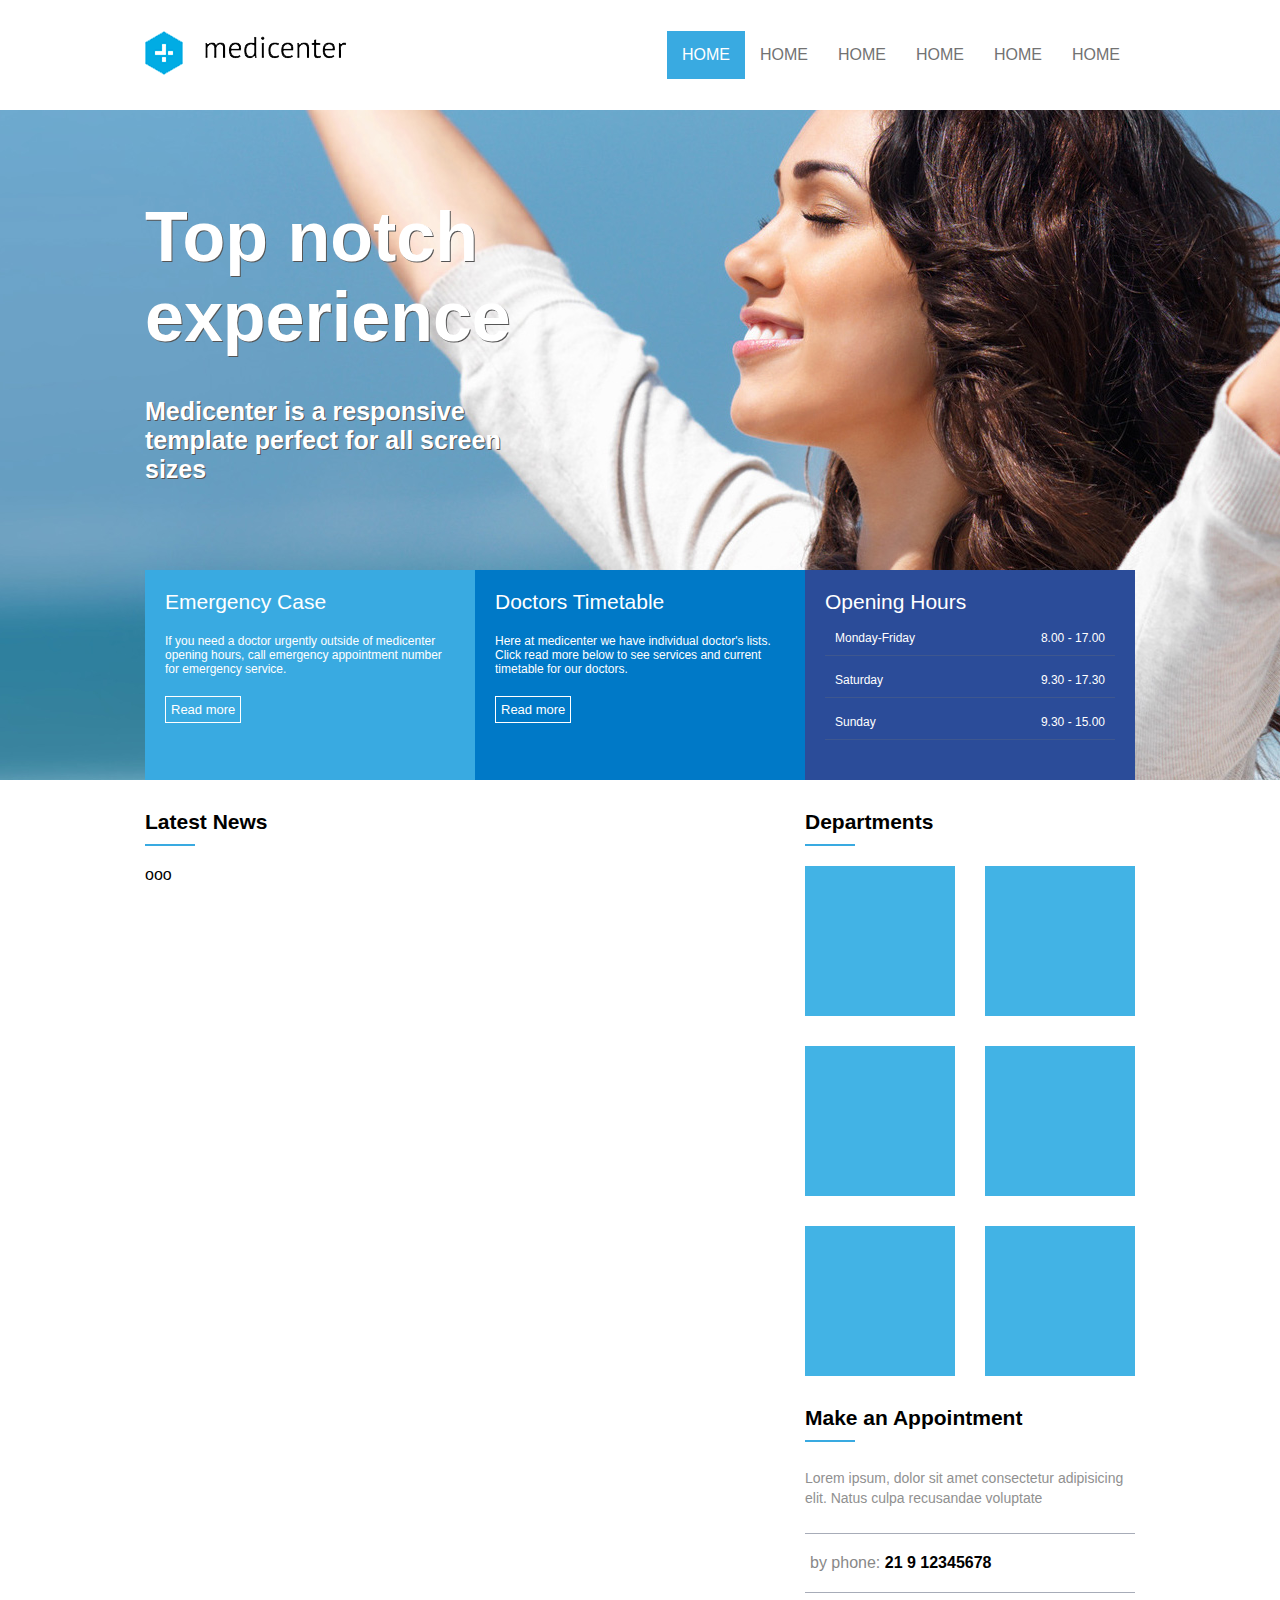
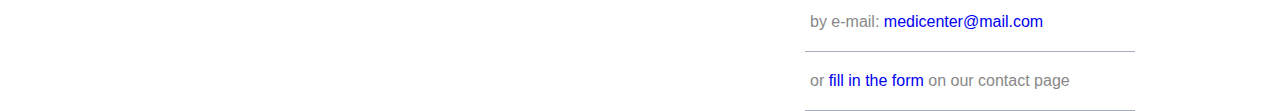
<file: projects/medicenter/index.html>
<!DOCTYPE html>
<html lang="pt-BR">
  <head>
    <meta charset="UTF-8" />
    <meta
      name="viewport"
      content="width=device-width, initial-scale=1.0, user-scalable=0"
    />
    <title>Medicenter</title>
    <link rel="stylesheet" href="assets/css/template.css" />
  </head>

  <body>
    <header>
        <div class="container">
            <div class="logo">
                <a href=""><img src="assets\images\logo.png"/></a>
            </div>
            <div class="menu">
                <nav>
                    <ul>
                        <li class="active"><a href="">HOME</a></li>
                        <li><a href="">HOME</a></li>
                        <li><a href="">HOME</a></li>
                        <li><a href="">HOME</a></li>
                        <li><a href="">HOME</a></li>
                        <li><a href="">HOME</a></li>
                    </ul>
                </nav>
            </div>
        </div>

    </header>

    <section id="banner">
        <div class="container column"> 
            <div class="bannerHeadline">
              <h1>Top notch experience</h1>
              <h2>Medicenter is a responsive template perfect for all screen sizes</h2>
            </div>
            <div class="bannerOptions">
                <div class="banner1">
                 <div class="bannerTitle">Emergency Case</div>
                 <div class="bannerDescription">If you need a doctor urgently outside of medicenter opening hours, call emergency appointment number for emergency service.</div>
                 <a href="">Read more</a>
                </div>
            <div class="banner2">
              <div class="bannerTitle">Doctors Timetable</div>
              <div class="bannerDescription">Here at medicenter we have individual doctor's lists. Click read more below to see services and current timetable for our doctors.</div>
              <a href="">Read more</a>
            </div>
            <div class="banner3">
              <div class="bannerTitle">Opening Hours</div>
              <div class="openingHours">
                <span>Monday-Friday</span> <span>8.00 - 17.00</span>
              </div>
                <div class="openingHours">
                <span>Saturday</span> <span>9.30 - 17.30</span>
              </div>
                <div class="openingHours">
                <span>Sunday</span> <span>9.30 - 15.00</span>
              </div>
            </div>
        </div>
    </section>

    <section id="general">
      <div class="container">
        <section>
          <div class="widget">
            <div class="widgetTitle">
              <div class="widgetTitleText">Latest News</div>
              <div class="widgetTitleBar"></div>
            </div>
            <div class="widgetBody">
             ooo
            </div>
          </div>
        </section>
        <aside>
         
          <div class="widget">
            <div class="widgetTitle">
                <div class="widgetTitleText">Departments</div>
                <div class="widgetTitleBar"></div>
            </div>
            <div class="widgetBodyDepartments">
                <div class="widgetBox"></div>
                <div class="widgetBox"></div>
                <div class="widgetBox"></div>
                <div class="widgetBox"></div>
                <div class="widgetBox"></div>
                <div class="widgetBox"></div>
            </div>
        </div>
          <div class="widget">
            <div class="widgetTitle">
              <div class="widgetTitleText">Make an Appointment</div>
              <div class="widgetTitleBar"></div>
            </div>
            <div class="widgetBodyAppointment">
              <div class="AppointmentDescription">
                  <p>Lorem ipsum, dolor sit amet consectetur adipisicing elit. Natus
                      culpa recusandae voluptate</p>
              </div>
              <div class="mediaIcons">
                  <div class="phone"><i class="fa fa-phone"></i> by phone: <b>21 9 12345678</b></div>
                  <div class="email"><i class="fa fa-envelope"></i> by e-mail: <a
                          href="#">medicenter@mail.com</a></div>
                  <div class="contact"><i class="fa-regular fa-calendar"></i> or <a href="#">fill in the
                          form</a> on our contact page</div>
              </div>
          </div>
      </div>
  </aside>

      </div>
    </section>



  </body>
</html>
</file>
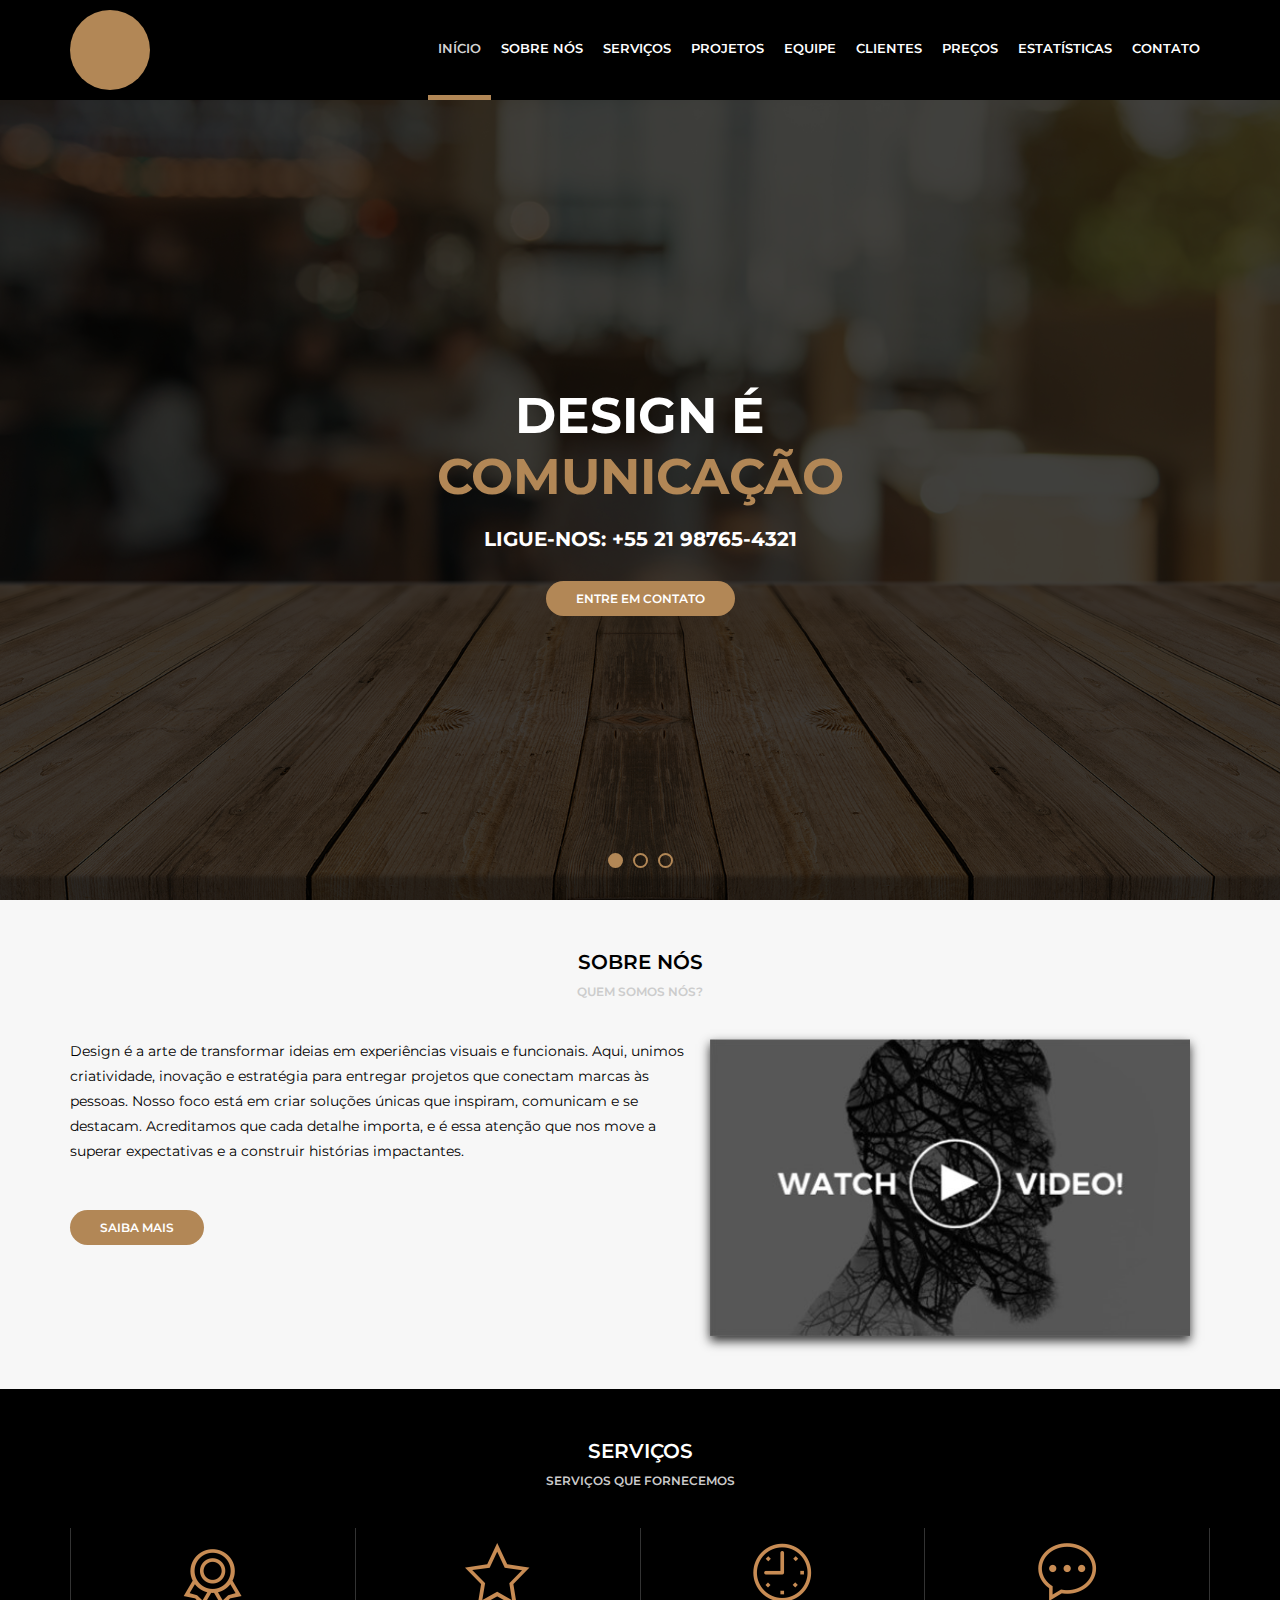
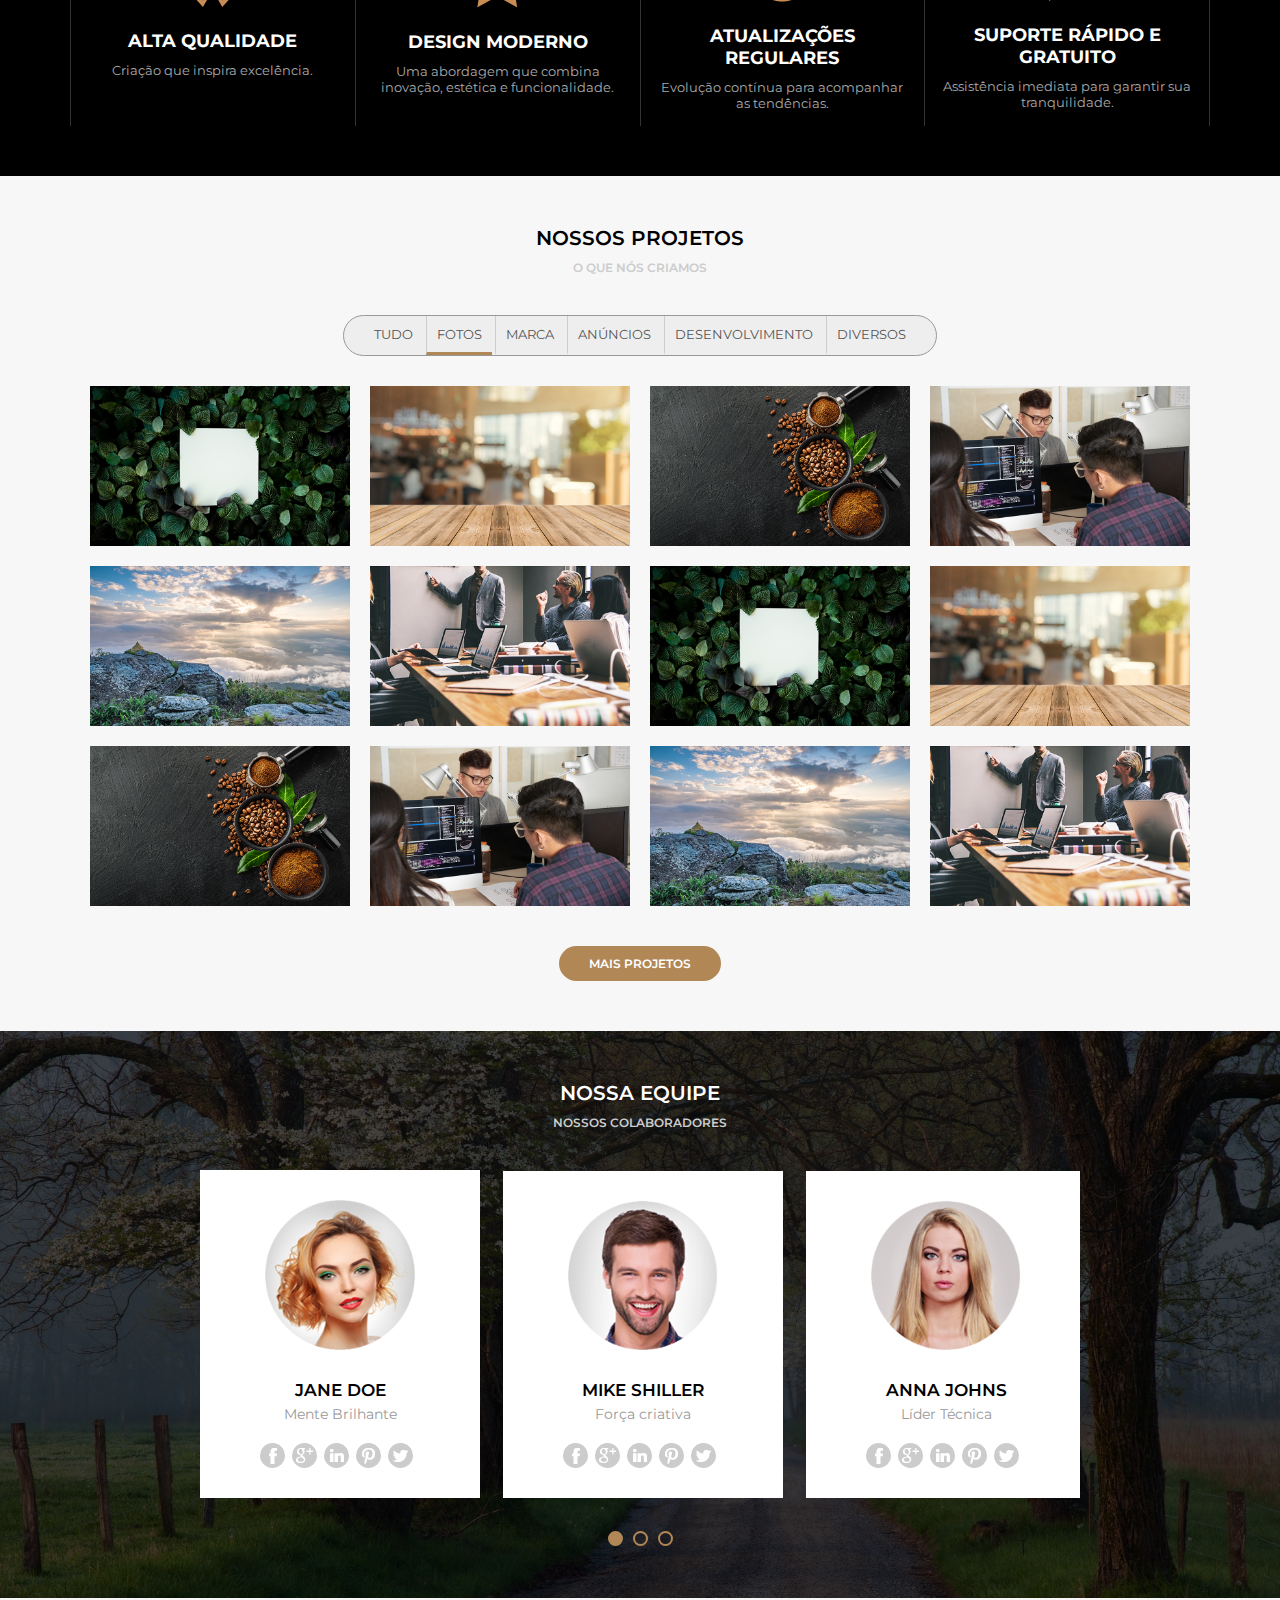
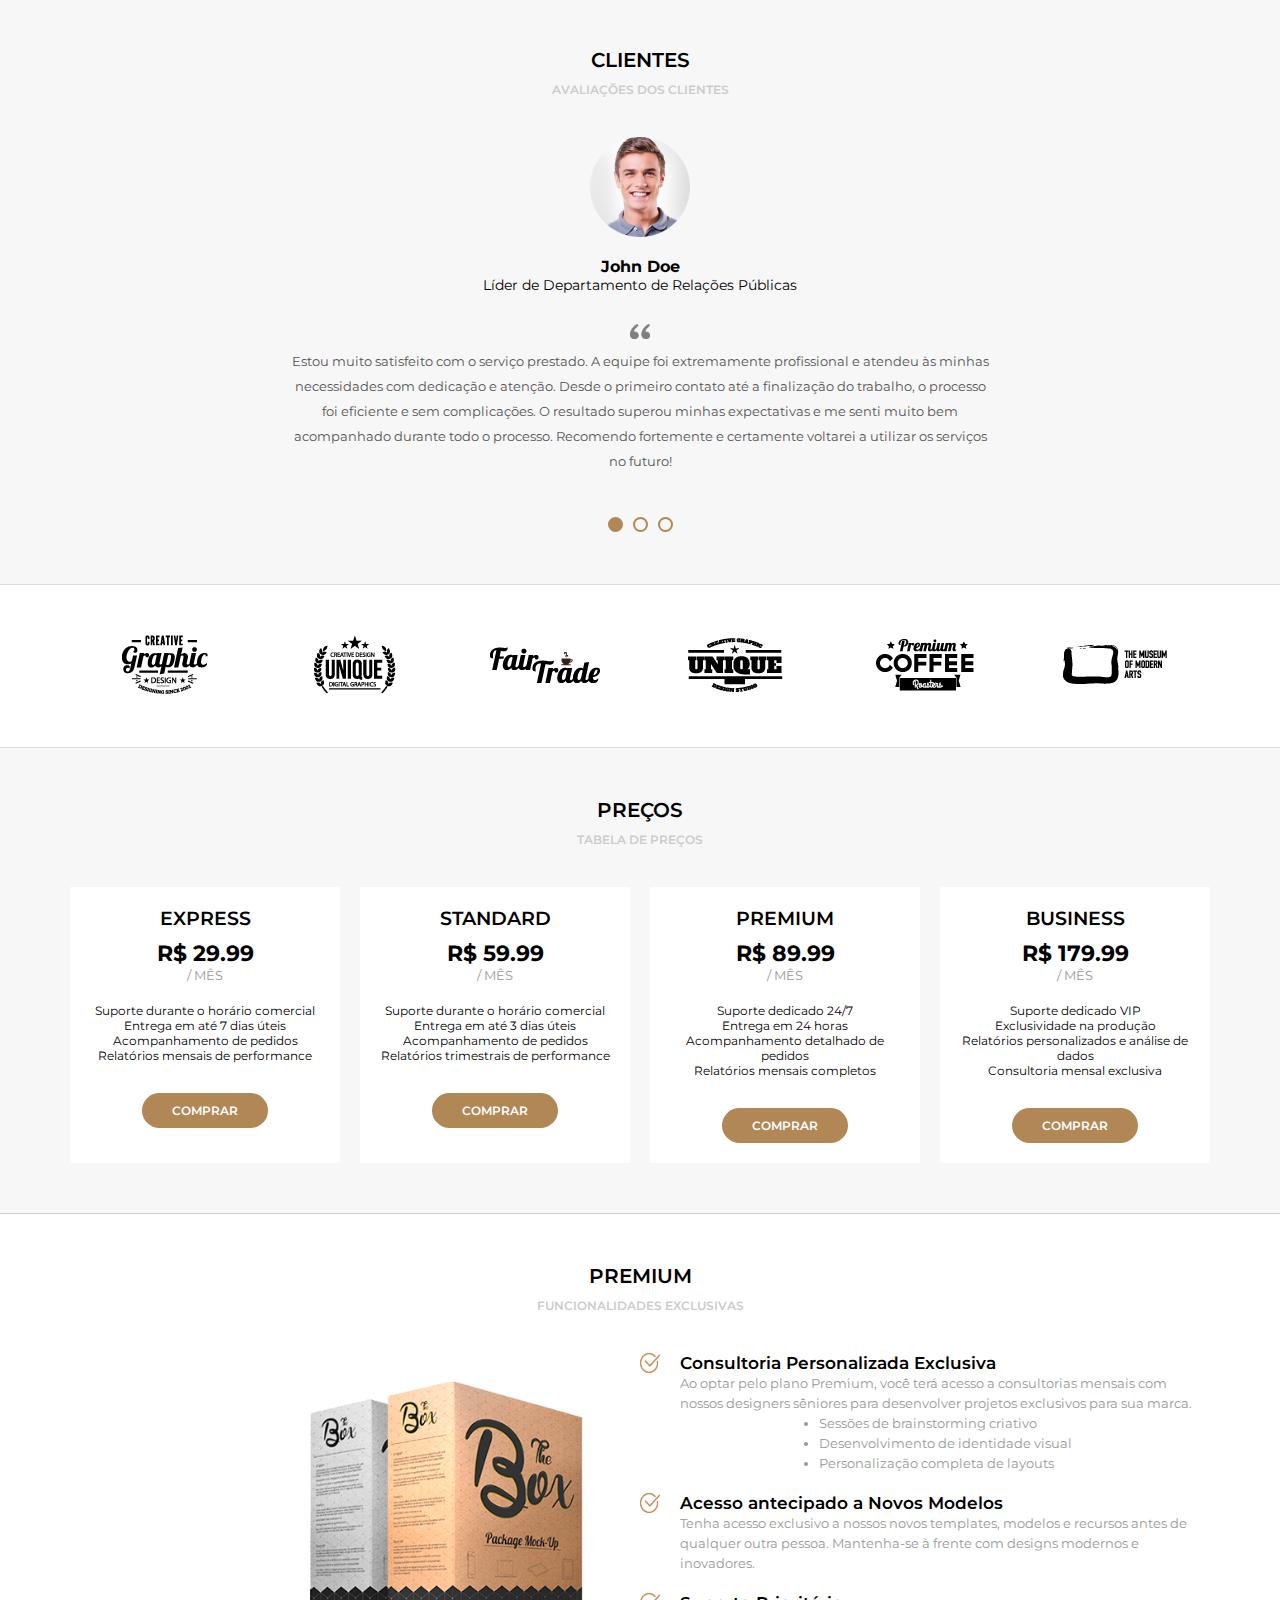
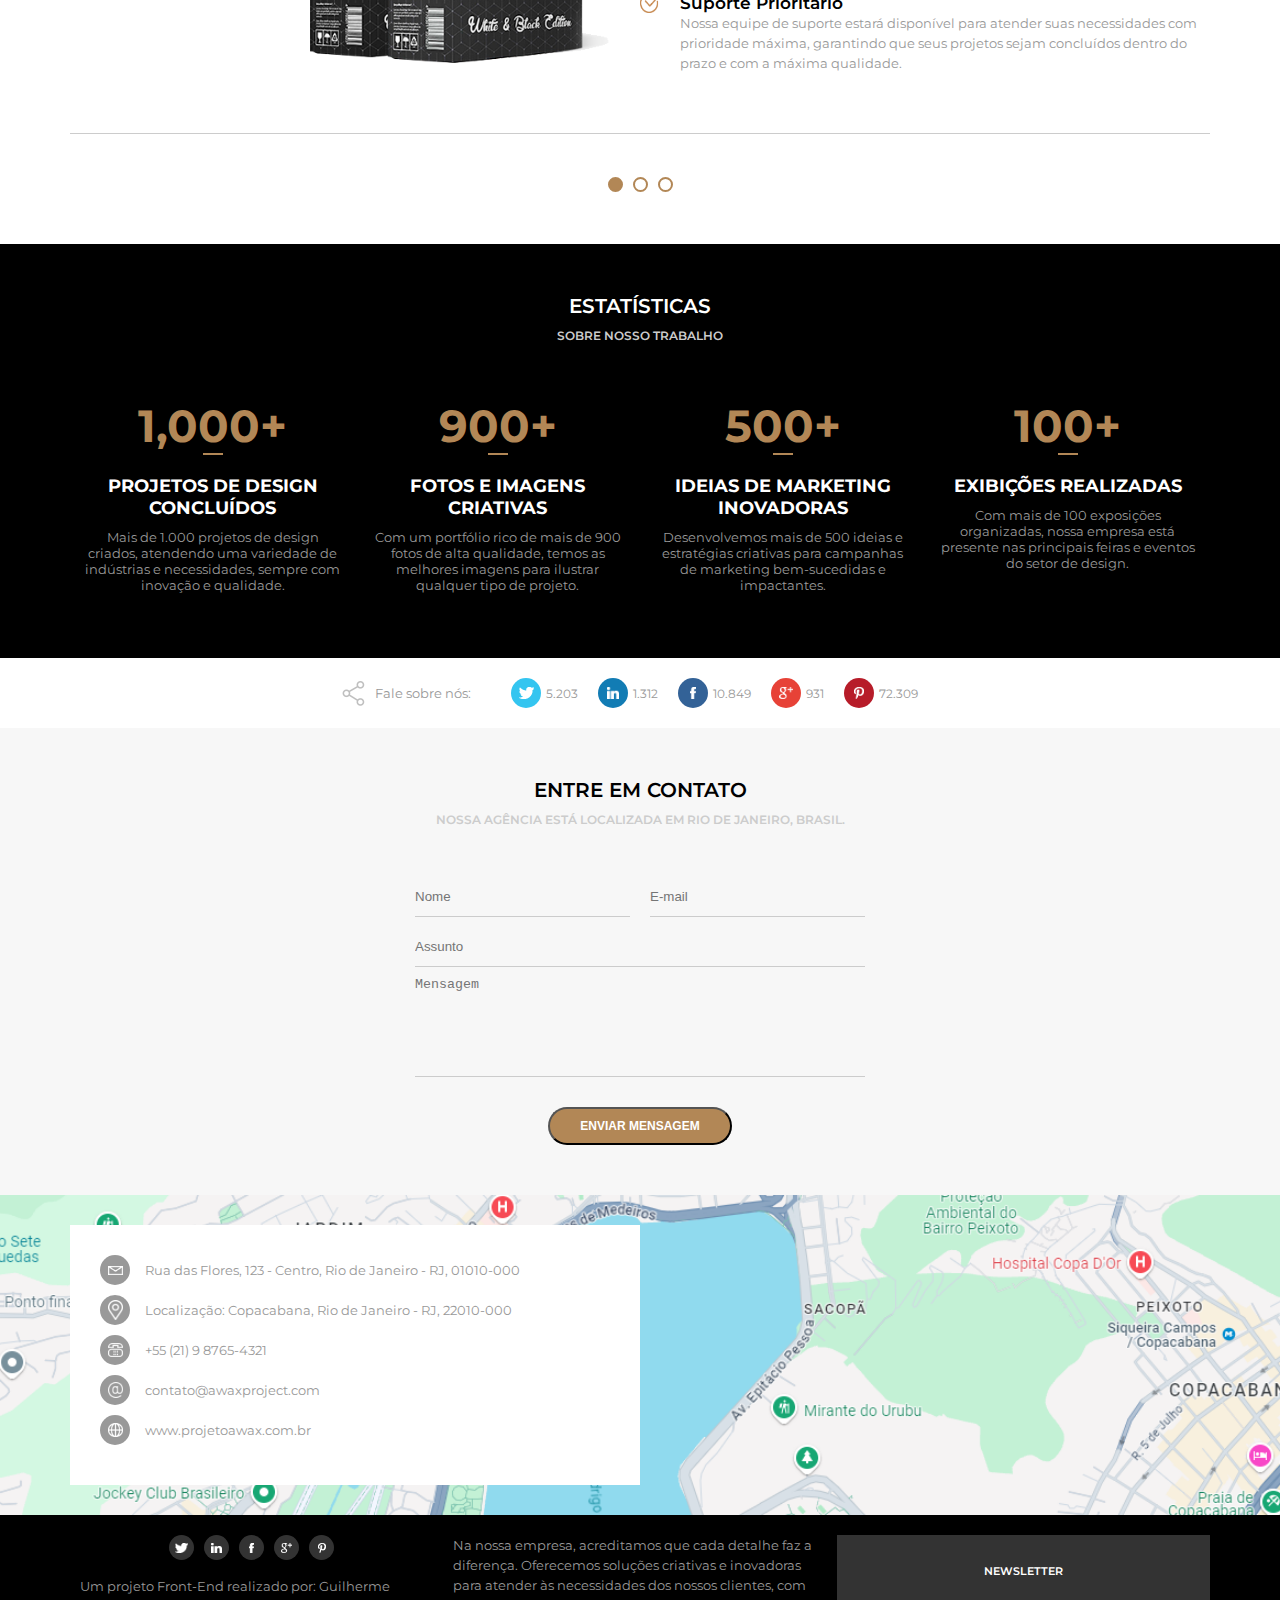
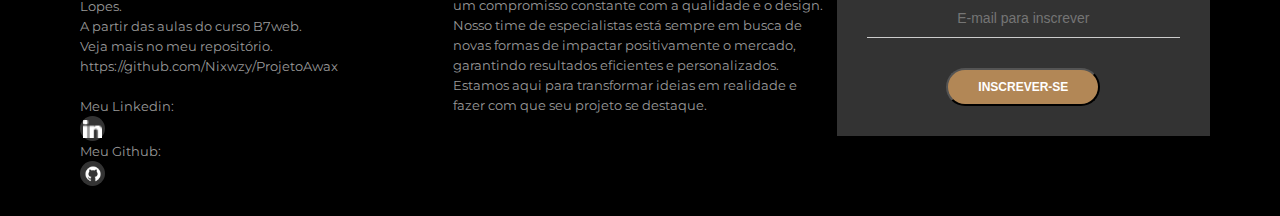
<file: projects/awax/src/index.html>
<!DOCTYPE html>
<html lang="pt-BR">
  <head>
    <meta charset="UTF-8" />
    <meta name="viewport" content="width=device-width, initial-scale=1.0" />
    <title>Awax Project | Nixwzy</title>
    <link rel="preconnect" href="https://fonts.googleapis.com" />
    <link rel="preconnect" href="https://fonts.gstatic.com" crossorigin />
    <link
      href="https://fonts.googleapis.com/css2?family=Montserrat:wght@300;400;600;700&display=swap"
      rel="stylesheet"
    />
    <link type="text/css" href="assets\css\style.css" rel="stylesheet" />
  </head>
  <body>
    <!-- header section -->
    <header>
      <div class="header">
        <div class="logo">
          <div class="logoimg"></div>
        </div>

        <div class="menu">
          <nav>
            <ul>
              <li class="active"><a href="https://github.com/Nixwzy/ProjetoAwax">início</a></li>
              <li><a href="https://github.com/Nixwzy/ProjetoAwax">sobre Nós</a></li>
              <li><a href="https://github.com/Nixwzy/ProjetoAwax">serviços</a></li>
              <li><a href="https://github.com/Nixwzy/ProjetoAwax">projetos</a></li>
              <li><a href="https://github.com/Nixwzy/ProjetoAwax">equipe</a></li>
              <li><a href="https://github.com/Nixwzy/ProjetoAwax">clientes</a></li>
              <li><a href="https://github.com/Nixwzy/ProjetoAwax">PREÇOs</a></li>
              <li><a href="https://github.com/Nixwzy/ProjetoAwax">estatísticas</a></li>
              <li><a href="https://github.com/Nixwzy/ProjetoAwax">contato</a></li>
            </ul>
          </nav>
        </div>
      </div>
    </header>

    <!-- main content -->
    <main>
      <!-- banner section -->
      <section class="banner">
        <div class="sliders">
          <div class="slide">
            <div class="slidearea">
              <h1>Design é<br /><span>Comunicação</span></h1>
              <h2>Ligue-nos: +55 21 98765-4321</h2>
              <a href="https://github.com/Nixwzy/ProjetoAwax" class="button">Entre em Contato</a>
            </div>
          </div>
          <div class="slide">
            <div class="slidearea">
              <h1>Design é<br /><span>Teste</span></h1>
              <h2>Ligue-nos: +55 21 99090 9090</h2>
              <a href="" class="button">Entre em Contato</a>
            </div>
          </div>
          <div class="slide">
            <div class="slidearea">
              <h1>Design é<br /><span>Alguma Coisa Aí</span></h1>
              <h2>Ligue-nos: +55 21 99090 9090</h2>
              <a href="" class="button">Entre em Contato</a>
            </div>
          </div>
        </div>
        <div class="sliders-pointers">
          <div class="pointer active"></div>
          <div class="pointer"></div>
          <div class="pointer"></div>
        </div>
      </section>

      <!-- about us section -->
      <section class="default light">
        <div class="section-title">sobre nós</div>
        <div class="section-desc">quem somos nós?</div>
        <div class="section-body">
          <div class="section-aboutus">
            <div class="section-aboutus--left">
              <p>
                Design é a arte de transformar ideias em experiências visuais e
                funcionais. Aqui, unimos criatividade, inovação e estratégia
                para entregar projetos que conectam marcas às pessoas. Nosso
                foco está em criar soluções únicas que inspiram, comunicam e se
                destacam. Acreditamos que cada detalhe importa, e é essa atenção
                que nos move a superar expectativas e a construir histórias
                impactantes.
              </p>
              <br />
              <a href="https://github.com/Nixwzy/ProjetoAwax" class="button">Saiba Mais</a>
            </div>
            <div class="section-aboutus--right">
              <img src="media/video.jpg" />
            </div>
          </div>
        </div>
      </section>

      <!-- services section -->
      <section class="default dark">
        <div class="section-title">Serviços</div>
        <div class="section-desc">Serviços que fornecemos</div>
        <div class="section-body">
          <div class="section-services">
            <div class="section-service">
              <img id="medal" src="assets/images/medalha.png" />
              <h4>alta qualidade</h4>
              <p>Criação que inspira excelência.</p>
            </div>
            <div class="section-service">
              <img src="assets/images/estrela.png" />
              <h4>design moderno</h4>
              <p>
                Uma abordagem que combina inovação, estética e funcionalidade.
              </p>
            </div>
            <div class="section-service">
              <img src="assets/images/relogio.png" />
              <h4>atualizações regulares</h4>
              <p>Evolução contínua para acompanhar as tendências.</p>
            </div>
            <div class="section-service">
              <img src="assets/images/balao.png" />
              <h4>suporte rápido e gratuito</h4>
              <p>Assistência imediata para garantir sua tranquilidade.</p>
            </div>
          </div>
        </div>
      </section>

      <!-- our projects section -->
      <section class="default light">
        <div class="section-title">nossos projetos</div>
        <div class="section-desc">o que nós criamos</div>
        <div class="section-body">
          <div class="section-projects">
            <div class="section-projects--filters">
              <ul>
                <li>tudo</li>
                <li class="active">fotos</li>
                <li>marca</li>
                <li>anúncios</li>
                <li>desenvolvimento</li>
                <li>diversos</li>
              </ul>
            </div>

            <!-- photos sections -->
            <div class="section-projects--photos">
              <div class="section-projects--photo">
                <div class="section-projects--photoarea">
                  <div class="section-projects--photoinfo">
                    <h5>sobre</h5>
                    <p>Design focado na experiência do usuário.</p>
                  </div>
                  <img src="media/foto1.jpg" alt="foto" />
                </div>
              </div>

              <div class="section-projects--photo">
                <div class="section-projects--photoarea">
                  <div class="section-projects--photoinfo">
                    <h5>sobre</h5>
                    <p>Estilo moderno para soluções inovadoras.</p>
                  </div>
                  <img src="media/foto2.jpg" alt="foto" />
                </div>
              </div>

              <div class="section-projects--photo">
                <div class="section-projects--photoarea">
                  <div class="section-projects--photoinfo">
                    <h5>sobre</h5>
                    <p>A estética que comunica sua mensagem.</p>
                  </div>
                  <img src="media/foto3.jpg" alt="foto" />
                </div>
              </div>

              <div class="section-projects--photo">
                <div class="section-projects--photoarea">
                  <div class="section-projects--photoinfo">
                    <h5>sobre</h5>
                    <p>Criatividade que transforma ideias em arte.</p>
                  </div>
                  <img src="media/foto4.jpg" alt="foto" />
                </div>
              </div>

              <div class="section-projects--photo">
                <div class="section-projects--photoarea">
                  <div class="section-projects--photoinfo">
                    <h5>sobre</h5>
                    <p>Design minimalista com impacto visual.</p>
                  </div>
                  <img src="media/foto5.jpg" alt="foto" />
                </div>
              </div>

              <div class="section-projects--photo">
                <div class="section-projects--photoarea">
                  <div class="section-projects--photoinfo">
                    <h5>sobre</h5>
                    <p>Funcionalidade e beleza em cada detalhe.</p>
                  </div>
                  <img src="media/foto6.jpg" alt="foto" />
                </div>
              </div>

              <div class="section-projects--photo">
                <div class="section-projects--photoarea">
                  <div class="section-projects--photoinfo">
                    <h5>sobre</h5>
                    <p>Design intuitivo e fácil de navegar.</p>
                  </div>
                  <img src="media/foto1.jpg" alt="foto" />
                </div>
              </div>

              <div class="section-projects--photo">
                <div class="section-projects--photoarea">
                  <div class="section-projects--photoinfo">
                    <h5>sobre</h5>
                    <p>Soluções visuais para negócios de sucesso.</p>
                  </div>
                  <img src="media/foto2.jpg" alt="foto" />
                </div>
              </div>

              <div class="section-projects--photo">
                <div class="section-projects--photoarea">
                  <div class="section-projects--photoinfo">
                    <h5>sobre</h5>
                    <p>Harmonia entre forma e funcionalidade.</p>
                  </div>
                  <img src="media/foto3.jpg" alt="foto" />
                </div>
              </div>

              <div class="section-projects--photo">
                <div class="section-projects--photoarea">
                  <div class="section-projects--photoinfo">
                    <h5>sobre</h5>
                    <p>Design que cria conexões emocionais.</p>
                  </div>
                  <img src="media/foto4.jpg" alt="foto" />
                </div>
              </div>

              <div class="section-projects--photo">
                <div class="section-projects--photoarea">
                  <div class="section-projects--photoinfo">
                    <h5>sobre</h5>
                    <p>A combinação perfeita de estilo e eficácia.</p>
                  </div>
                  <img src="media/foto5.jpg" alt="foto" />
                </div>
              </div>

              <div class="section-projects--photo">
                <div class="section-projects--photoarea">
                  <div class="section-projects--photoinfo">
                    <h5>sobre</h5>
                    <p>Design adaptável para todas as plataformas.</p>
                  </div>
                  <img src="media/foto6.jpg" alt="foto" />
                </div>
              </div>
            </div>

            <a href="" class="button">Mais Projetos</a>
          </div>
        </div>
      </section>

      <section class="default dark bg-team">
        <div class="section-team-area">
          <div class="section-title">Nossa Equipe</div>
          <div class="section-desc">Nossos colaboradores</div>
          <div class="section-body">
            <div class="section-team">
              <div class="sliders" style="margin-left: 0">
                <div class="slide">
                  <div class="slidearea">
                    <img
                      class="section-team--pfp"
                      src="media\mulher1.png"
                      alt="Jane Doe"
                    />
                    <div class="section-team--name">Jane Doe</div>
                    <div class="section-team--role">Mente Brilhante</div>
                    <div class="section-team--social">
                      <a href=""><img src="assets\images\facebook.png" /></a>
                      <a href=""><img src="assets\images\googleplus.png" /></a>
                      <a href=""><img src="assets\images\linkedin.png" /></a>
                      <a href=""><img src="assets\images\pinterest.png" /></a>
                      <a href=""><img src="assets\images\twitter.png" /></a>
                    </div>
                  </div>
                </div>
                <div class="slide">
                  <div class="slidearea">
                    <img
                      class="section-team--pfp"
                      src="media\homem1.png"
                      alt="Mike Shiller"
                    />
                    <div class="section-team--name">Mike Shiller</div>
                    <div class="section-team--role">Força criativa</div>
                    <div class="section-team--social">
                      <a href=""><img src="assets\images\facebook.png" /></a>
                      <a href=""><img src="assets\images\googleplus.png" /></a>
                      <a href=""><img src="assets\images\linkedin.png" /></a>
                      <a href=""><img src="assets\images\pinterest.png" /></a>
                      <a href=""><img src="assets\images\twitter.png" /></a>
                    </div>
                  </div>
                </div>
                <div class="slide">
                  <div class="slidearea">
                    <img
                      class="section-team--pfp"
                      src="media\mulher2.png"
                      alt="Anna Johns"
                    />
                    <div class="section-team--name">Anna Johns</div>
                    <div class="section-team--role">Líder Técnica</div>
                    <div class="section-team--social">
                      <a href=""><img src="assets\images\facebook.png" /></a>
                      <a href=""><img src="assets\images\googleplus.png" /></a>
                      <a href=""><img src="assets\images\linkedin.png" /></a>
                      <a href=""><img src="assets\images\pinterest.png" /></a>
                      <a href=""><img src="assets\images\twitter.png" /></a>
                    </div>
                  </div>
                </div>
              </div>
            </div>
            <div class="sliders-pointers">
              <div class="pointer active"></div>
              <div class="pointer"></div>
              <div class="pointer"></div>
            </div>
          </div>
        </div>
      </section>

      <section class="default light testimonials">
        <div class="section-title">clientes</div>
        <div class="section-desc">avaliações dos clientes</div>
        <div class="section-body">
            <div class="section-testimonials">
                <div class="sliders" style="margin-left:0;">
                    <div class="slide">
                        <div class="slidearea">
                            <img class="section-testimonials--avatar" src="media/homem2.png" />
                            <div class="section-testimonials--name">John Doe</div>
                            <div class="section-testimonials--role">Líder de Departamento de Relações Públicas</div>
                            <img class="section-testimonials--quoteimg" src="assets/images/quote.png" />
                            <div class="section-testimonials--quote">Estou muito satisfeito com o serviço prestado. A equipe foi extremamente profissional e atendeu às minhas necessidades com dedicação e atenção. Desde o primeiro contato até a finalização do trabalho, o processo foi eficiente e sem complicações. O resultado superou minhas expectativas e me senti muito bem acompanhado durante todo o processo. Recomendo fortemente e certamente voltarei a utilizar os serviços no futuro!</div>
                        </div>
                    </div>
                      <div class="slide">
                        <div class="slidearea">
                          <img class="section-testimonials--avatar" src="media/homem2.png" />
                          <div class="section-testimonials--name">John Doe</div>
                          <div class="section-testimonials--role">Líder de Departamento de Relações Públicas</div>
                          <img class="section-testimonials--quoteimg" src="assets/images/quote.png" />
                          <div class="section-testimonials--quote">Estou muito satisfeito com o serviço prestado. A equipe foi extremamente profissional e atendeu às minhas necessidades com dedicação e atenção. Desde o primeiro contato até a finalização do trabalho, o processo foi eficiente e sem complicações. O resultado superou minhas expectativas e me senti muito bem acompanhado durante todo o processo. Recomendo fortemente e certamente voltarei a utilizar os serviços no futuro!</div>
                      </div>
                    </div>
                      <div class="slide">
                        <div class="slidearea">
                          <img class="section-testimonials--avatar" src="media/homem2.png" />
                          <div class="section-testimonials--name">John Doe</div>
                          <div class="section-testimonials--role">Líder de Departamento de Relações Públicas</div>
                          <img class="section-testimonials--quoteimg" src="assets/images/quote.png" />
                          <div class="section-testimonials--quote">Estou muito satisfeito com o serviço prestado. A equipe foi extremamente profissional e atendeu às minhas necessidades com dedicação e atenção. Desde o primeiro contato até a finalização do trabalho, o processo foi eficiente e sem complicações. O resultado superou minhas expectativas e me senti muito bem acompanhado durante todo o processo. Recomendo fortemente e certamente voltarei a utilizar os serviços no futuro!</div>
                      </div>
                    </div>
                </div>
                <div class="sliders-pointers">
                    <div class="pointer active"></div>
                    <div class="pointer"></div>
                    <div class="pointer"></div>
                </div>
            </div>
        </div>
    </section>

      <section class="default section-companies">
        <div class="section-body">
            <div class="section-companies--area">
                <div class="section-company">
                    <img src="media/empresa1.png" />
                </div>
                <div class="section-company">
                    <img src="media/empresa2.png" />
                </div>
                <div class="section-company">
                    <img src="media/empresa3.png" />
                </div>
                <div class="section-company">
                    <img src="media/empresa4.png" />
                </div>
                <div class="section-company">
                    <img src="media/empresa5.png" />
                </div>
                <div class="section-company">
                    <img src="media/empresa6.png" />
                </div>
            </div>
        </div>
    </section>

    <section class="default light">
        <div class="section-title">Preços</div>
        <div class="section-desc">Tabela de Preços</div>
        <div class="section-body">
          <div class="section-price">
            <div class="section-price--item">
                <div class="section-price--item-name">Express</div>
                <div class="section-price--item-money">R$ 29.99</div>
                <div class="section-price--item-period">/ mês</div>
                <div class="section-price--item-point">Suporte durante o horário comercial</div>
                <div class="section-price--item-point">Entrega em até 7 dias úteis</div>
                <div class="section-price--item-point">Acompanhamento de pedidos</div>
                <div class="section-price--item-point">Relatórios mensais de performance</div>
                <a href="https://github.com/Nixwzy/ProjetoAwax" class="button button--dark">Comprar</a>
            </div>
            
            <div class="section-price--item">
                <div class="section-price--item-name">Standard</div>
                <div class="section-price--item-money">R$ 59.99</div>
                <div class="section-price--item-period">/ mês</div>
                <div class="section-price--item-point">Suporte durante o horário comercial</div>
                <div class="section-price--item-point">Entrega em até 3 dias úteis</div>
                <div class="section-price--item-point">Acompanhamento de pedidos</div>
                <div class="section-price--item-point">Relatórios trimestrais de performance</div>
                <a href="https://github.com/Nixwzy/ProjetoAwax" class="button button--dark">Comprar</a>
            </div>
            
            <div class="section-price--item">
                <div class="section-price--item-name">Premium</div>
                <div class="section-price--item-money">R$ 89.99</div>
                <div class="section-price--item-period">/ mês</div>
                <div class="section-price--item-point">Suporte dedicado 24/7</div>
                <div class="section-price--item-point">Entrega em 24 horas</div>
                <div class="section-price--item-point">Acompanhamento detalhado de pedidos</div>
                <div class="section-price--item-point">Relatórios mensais completos</div>
                <a href="https://github.com/Nixwzy/ProjetoAwax" class="button button--dark">Comprar</a>
            </div>
            
            <div class="section-price--item">
                <div class="section-price--item-name">Business</div>
                <div class="section-price--item-money">R$ 179.99</div>
                <div class="section-price--item-period">/ mês</div>
                <div class="section-price--item-point">Suporte dedicado VIP</div>
                <div class="section-price--item-point">Exclusividade na produção</div>
                <div class="section-price--item-point">Relatórios personalizados e análise de dados</div>
                <div class="section-price--item-point">Consultoria mensal exclusiva</div>
                <a href="https://github.com/Nixwzy/ProjetoAwax" class="button button--dark">Comprar</a>
            </div>
        </div>
        
            </div>
        </div>
    </section>

    <section class="default light premium">
        <div class="section-title">Premium</div>
        <div class="section-desc">Funcionalidades Exclusivas</div>
        <div class="section-body">
            <div class="section-premium">
                <div class="sliders" style="margin-left:0;">
                    <div class="slide">
                        <div class="slidearea">
                            <div class="section-premium--left">
                                <img src="media/livros.png" />
                            </div>
                            <div class="section-premium--right">
                                    <div class="section-premium--item">
                                        <img src="assets/images/check.png" />
                                        <div>
                                            <h4>Consultoria Personalizada Exclusiva</h4>
                                            Ao optar pelo plano Premium, você terá acesso a consultorias mensais com nossos designers sêniores para desenvolver projetos exclusivos para sua marca.<br/>
                                            <div class="section-premium--item--list">
                                                <ul>
                                                  <li>Sessões de brainstorming criativo</li>
                                                  <li>Desenvolvimento de identidade visual</li>
                                                  <li>Personalização completa de layouts</li>
                                                </ul>
                                            </div>
                                        </div>
                                    </div>
                                    <div class="section-premium--item">
                                        <img src="assets/images/check.png" />
                                        <div>
                                            <h4>Acesso antecipado a Novos Modelos</h4>
                                            Tenha acesso exclusivo a nossos novos templates, modelos e recursos antes de qualquer outra pessoa. Mantenha-se à frente com designs modernos e inovadores.
                                        </div>
                                    </div>
                                    <div class="section-premium--item">
                                        <img src="assets/images/check.png" />
                                        <div>
                                            <h4>Suporte Prioritário</h4>
                                            Nossa equipe de suporte estará disponível para atender suas necessidades com prioridade máxima, garantindo que seus projetos sejam concluídos dentro do prazo e com a máxima qualidade.
                                        </div>
                                    </div>
                            </div>
                        </div>
                    </div>
                    <div class="slide">
                        <div class="slidearea">
                            ...
                        </div>
                    </div><div class="slide">
                        <div class="slidearea">
                            ...
                        </div>
                    </div>
                </div>
                <div class="sliders-pointers">
                    <div class="pointer active"></div>
                    <div class="pointer"></div>
                    <div class="pointer"></div>
                </div>
            </div>
        </div>
    </section>

    <section class="default dark">
        <div class="section-title">Estatísticas</div>
        <div class="section-desc">Sobre nosso trabalho</div>
        <div class="section-body">
            <div class="section-facts">
                <div class="section-fact">
                    <h3>1,000+</h3>
                    <div class="section-fact-line"></div>
                    <h4>Projetos de Design Concluídos</h4>
                    <p>Mais de 1.000 projetos de design criados, atendendo uma variedade de indústrias e necessidades, sempre com inovação e qualidade.</p>
                </div>
                <div class="section-fact">
                    <h3>900+</h3>
                    <div class="section-fact-line"></div>
                    <h4>Fotos e Imagens Criativas</h4>
                    <p>Com um portfólio rico de mais de 900 fotos de alta qualidade, temos as melhores imagens para ilustrar qualquer tipo de projeto.</p>
                </div>
                <div class="section-fact">
                    <h3>500+</h3>
                    <div class="section-fact-line"></div>
                    <h4>Ideias de Marketing Inovadoras</h4>
                    <p>Desenvolvemos mais de 500 ideias e estratégias criativas para campanhas de marketing bem-sucedidas e impactantes.</p>
                </div>
                <div class="section-fact">
                    <h3>100+</h3>
                    <div class="section-fact-line"></div>
                    <h4>Exibições realizadas</h4>
                    <p>Com mais de 100 exposições organizadas, nossa empresa está presente nas principais feiras e eventos do setor de design.</p>
                </div>
            </div>
        </div>
    </section>

    <section class="section-share">
        <div class="section-share--legend">
            <img src="assets/images/share.png" />
            Fale sobre nós:
        </div>
        <div class="section-share--item">
            <div class="section-share--icon twitter">
                <img src="assets/images/twitter.png" />
            </div>
            5.203
        </div>
        <div class="section-share--item">
            <div class="section-share--icon linkedin">
                <img src="assets/images/linkedin.png" />
            </div>
            1.312
        </div>
        <div class="section-share--item">
            <div class="section-share--icon facebook">
                <img src="assets/images/facebook.png" />
            </div>
            10.849
        </div>
        <div class="section-share--item">
            <div class="section-share--icon googleplus">
                <img src="assets/images/googleplus.png" />
            </div>
            931
        </div>
        <div class="section-share--item">
            <div class="section-share--icon pinterest">
                <img src="assets/images/pinterest.png" />
            </div>
            72.309
        </div>
    </section>

    <section class="default light">
        <div class="section-title">Entre em contato</div>
        <div class="section-desc">Nossa agência está localizada em Rio de Janeiro, Brasil.</div>
        <div class="section-body">
            <div class="section-contact">
                <form method="POST">
                    <div class="section-contact--split">
                        <input type="text" name="name" placeholder="Nome" />
                        <input type="text" name="name" placeholder="E-mail" />
                    </div>
                    <input type="text" name="name" placeholder="Assunto" />
                    <textarea name="message" placeholder="Mensagem"></textarea>
                    <input type="submit" value="Enviar Mensagem" class="button" />
                </form>
            </div>
        </div>
    </section>

    <section class="section-map">
        <div class="section-map--area">
            <div class="section-map--info">
                    <div class="section-map--info-item">
                        <div class="section-map--info-item-img">
                            <img src="assets/images/carta.png" />
                        </div>
                        Rua das Flores, 123 - Centro, Rio de Janeiro - RJ, 01010-000
                    </div>
                    <div class="section-map--info-item">
                        <div class="section-map--info-item-img">
                            <img src="assets/images/localizacao.png" />
                        </div>
                        <a href="https://github.com/Nixwzy/ProjetoAwax">Localização: Copacabana, Rio de Janeiro - RJ, 22010-000</a> 
                    </div>
                    <div class="section-map--info-item">
                        <div class="section-map--info-item-img">
                            <img src="assets/images/telefone.png" />
                        </div>
                        <a href="https://github.com/Nixwzy/ProjetoAwax">+55 (21) 9 8765-4321</a>
                    </div>
                    <div class="section-map--info-item">
                        <div class="section-map--info-item-img">
                            <img src="assets/images/arroba.png" />
                        </div>
                        <a href="https://github.com/Nixwzy/ProjetoAwax">contato@awaxproject.com</a>
                    </div>
                    <div class="section-map--info-item">
                        <div class="section-map--info-item-img">
                            <img src="assets/images/web.png" />
                        </div>
                        <a href="https://projeto-awax-delta.vercel.app">www.projetoawax.com.br</a>
                    </div>
            </div>
        </div>
    </section>


</main>
<footer>
    <div class="footer--area">
        <div class="footer--item area1">
            <div class="footer-social">
                <a href="https://github.com/Nixwzy/ProjetoAwax"><img src="assets/images/twitter.png" /></a>
                <a href="https://github.com/Nixwzy/ProjetoAwax"><img src="assets/images/linkedin.png" /></a>
                <a href="https://github.com/Nixwzy/ProjetoAwax"><img src="assets/images/facebook.png" /></a>
                <a href="https://github.com/Nixwzy/ProjetoAwax"><img src="assets/images/googleplus.png" /></a>
                <a href="https://github.com/Nixwzy/ProjetoAwax"><img src="assets/images/pinterest.png" /></a>
            </div>
            <br/>
            <div class="projeto-info">
              Um projeto Front-End realizado por: Guilherme Lopes.<br/> A partir das aulas do curso B7web.
              <p>Veja mais no meu repositório.</p>
              <p>https://github.com/Nixwzy/ProjetoAwax</p>
              <br/>

              Meu Linkedin: <a href="https://linkedin.com/in/glopesgl/"><img src="assets/images/linkedin.png" /></a>
              Meu Github:<a href="https://github.com/Nixwzy"><img src="assets/images/github-white.png" /></a>
            </div>
        </div>
        <div class="footer--item area2">
          Na nossa empresa, acreditamos que cada detalhe faz a diferença. Oferecemos soluções criativas e inovadoras para atender às necessidades dos nossos clientes, com um compromisso constante com a qualidade e o design. Nosso time de especialistas está sempre em busca de novas formas de impactar positivamente o mercado, garantindo resultados eficientes e personalizados. Estamos aqui para transformar ideias em realidade e fazer com que seu projeto se destaque.
      </div>
      
        <div class="footer--item area3">
            <form method="POST">
                <h5>Newsletter</h5>
                <input type="email" name="email" placeholder="E-mail para inscrever" />
                <button class="button">Inscrever-se</button>
            </form>
        </div>
    </div>
</footer>
  </body>
</html>
</file>
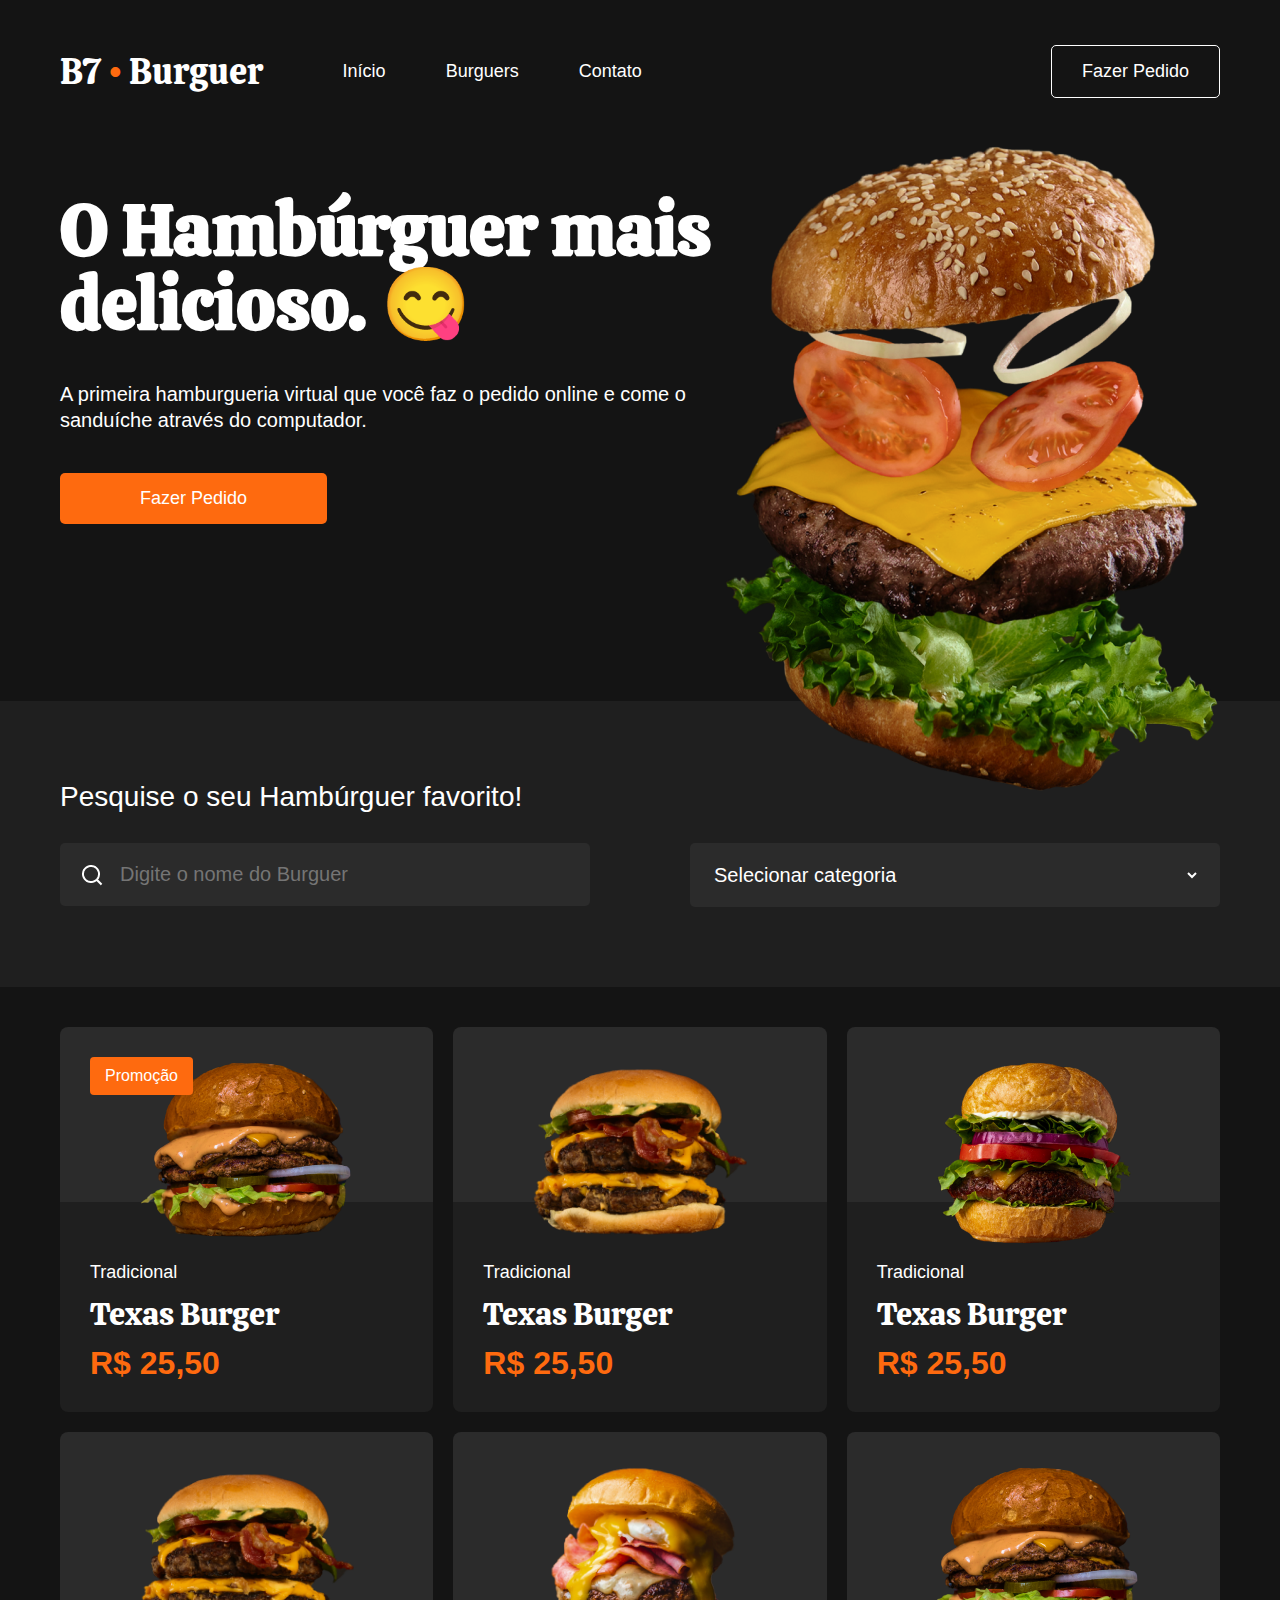
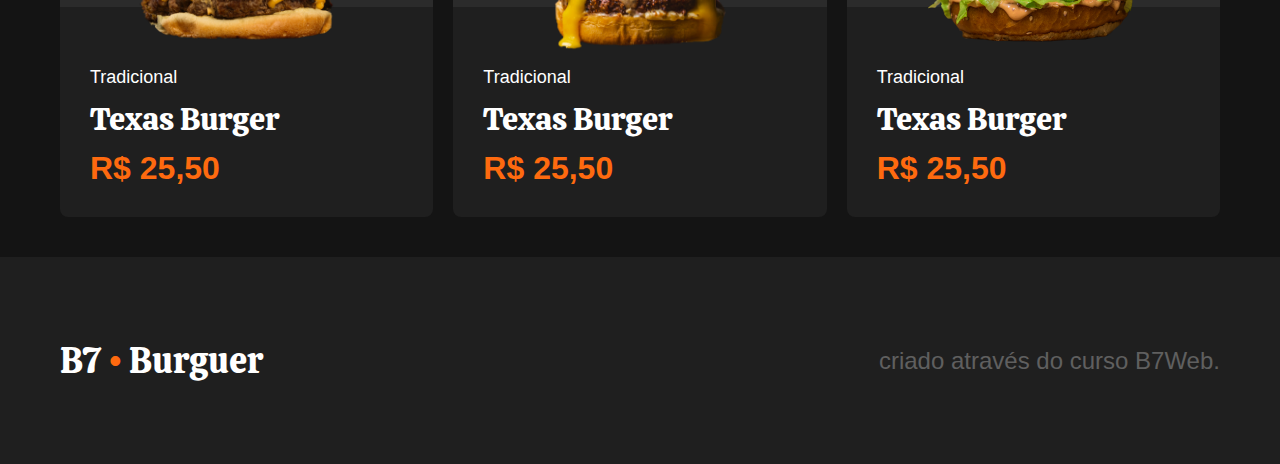
<file: projects/b7burger/src/index.html>
<!DOCTYPE html>
<html lang="pt-br">
  <head>
    <meta charset="UTF-8" />
    <meta name="viewport" content="width=device-width, initial-scale=1.0" />
    <title>B7Burguer</title>
    <link rel="stylesheet" href="assets/css/style.css" type="text/css" />
  </head>
  <body>
    <header>
        <div class="container">
            <div class="logo">
                <a href="">B7 <span>&#8226</span> Burguer </a>
            </div>
            <nav>
                <ul class="left-side">
                    <li><a href="">Início</a></li>
                    <li><a href="">Burguers</a></li>
                    <li><a href="">Contato</a></li>
                </ul>
                <div class="right-side">
                    <a href="" class="button">Fazer Pedido</a>
                </div>
            </nav>
            <div class="menu">
                <div class="menu-icon">
                    <div></div>
                    <div></div>
                    <div></div>
                </div>
            </div>
            
        </div>
    </header>
    <section class="hero">
        <div class="container">
            <div class="left-side">
                <h1>O Hambúrguer mais delicioso. 😋</h1>
                <p>A primeira hamburgueria virtual que você faz o pedido online e come o sanduíche através do computador.</p>
                <a href="" class="button">Fazer Pedido</a>
            </div>
            <div class="right-side">
                <img src="./assets/images/heroBurger.png" alt="Hambúrguer delicioso">
            </div>
        </div>

    </section>

    <section class="search">
        <div class="container">
            <div class="title">Pesquise o seu Hambúrguer favorito!</div>
            <div class="sides">
                <div class="left-side">
                    <input type="search" placeholder="Digite o nome do Burguer">
                </div>
                <div class="right-side">
                    <select>
                        <option value="">Selecionar categoria</option>
                        <option value="burgers"></option>
                        <option value="pizza"></option>
                        <option value="vegetariano"></option>
                        <option value="kids"></option>
                    </select>
                </div>

            </div>
        </div>
    </section>
    <main>
        <div class="container">
            <div class="products-grid">
                <a href="" class="product-item">
                    <div class="warning">Promoção</div>
                    <div class="photo">
                        <img src="./assets/images/burger1.png" alt="">
                    </div>
                    <div class="info">
                        <div class="product-category">Tradicional</div>
                        <div class="product-name">Texas Burger</div>
                        <div class="product-price">R$ 25,50</div>
                    </div>
                </a>
                <a href="" class="product-item">
                    
                    <div class="photo">
                        <img src="./assets/images/burger2.png" alt="">
                    </div>
                    <div class="info">
                        <div class="product-category">Tradicional</div>
                        <div class="product-name">Texas Burger</div>
                        <div class="product-price">R$ 25,50</div>
                    </div>
                </a>
                <a href="" class="product-item">
                    
                    <div class="photo">
                        <img src="./assets/images/burger3.png" alt="">
                    </div>
                    <div class="info">
                        <div class="product-category">Tradicional</div>
                        <div class="product-name">Texas Burger</div>
                        <div class="product-price">R$ 25,50</div>
                    </div>
                </a>
                <a href="" class="product-item">
                    
                    <div class="photo">
                        <img src="./assets/images/burger2.png" alt="">
                    </div>
                    <div class="info">
                        <div class="product-category">Tradicional</div>
                        <div class="product-name">Texas Burger</div>
                        <div class="product-price">R$ 25,50</div>
                    </div>
                </a>
                <a href="" class="product-item">
                    
                    <div class="photo">
                        <img src="./assets/images/burger4.png" alt="">
                    </div>
                    <div class="info">
                        <div class="product-category">Tradicional</div>
                        <div class="product-name">Texas Burger</div>
                        <div class="product-price">R$ 25,50</div>
                    </div>
                </a>
                <a href="" class="product-item">
                    
                    <div class="photo">
                        <img src="./assets/images/burger1.png" alt="">
                    </div>
                    <div class="info">
                        <div class="product-category">Tradicional</div>
                        <div class="product-name">Texas Burger</div>
                        <div class="product-price">R$ 25,50</div>
                    </div>
                </a>
            </div>
        </div>
    </main>
    <footer>
        <div class="container">
            <div class="logo">
                <a href="">B7 <span>&#8226</span> Burguer </a>
            </div>
            <div class="copyrights">criado através do curso <a href="">B7Web</a>.</div>
        </div>
    </footer>
  </body>
</html>

<!-- 
Bullet: &#8226
 -->
</file>
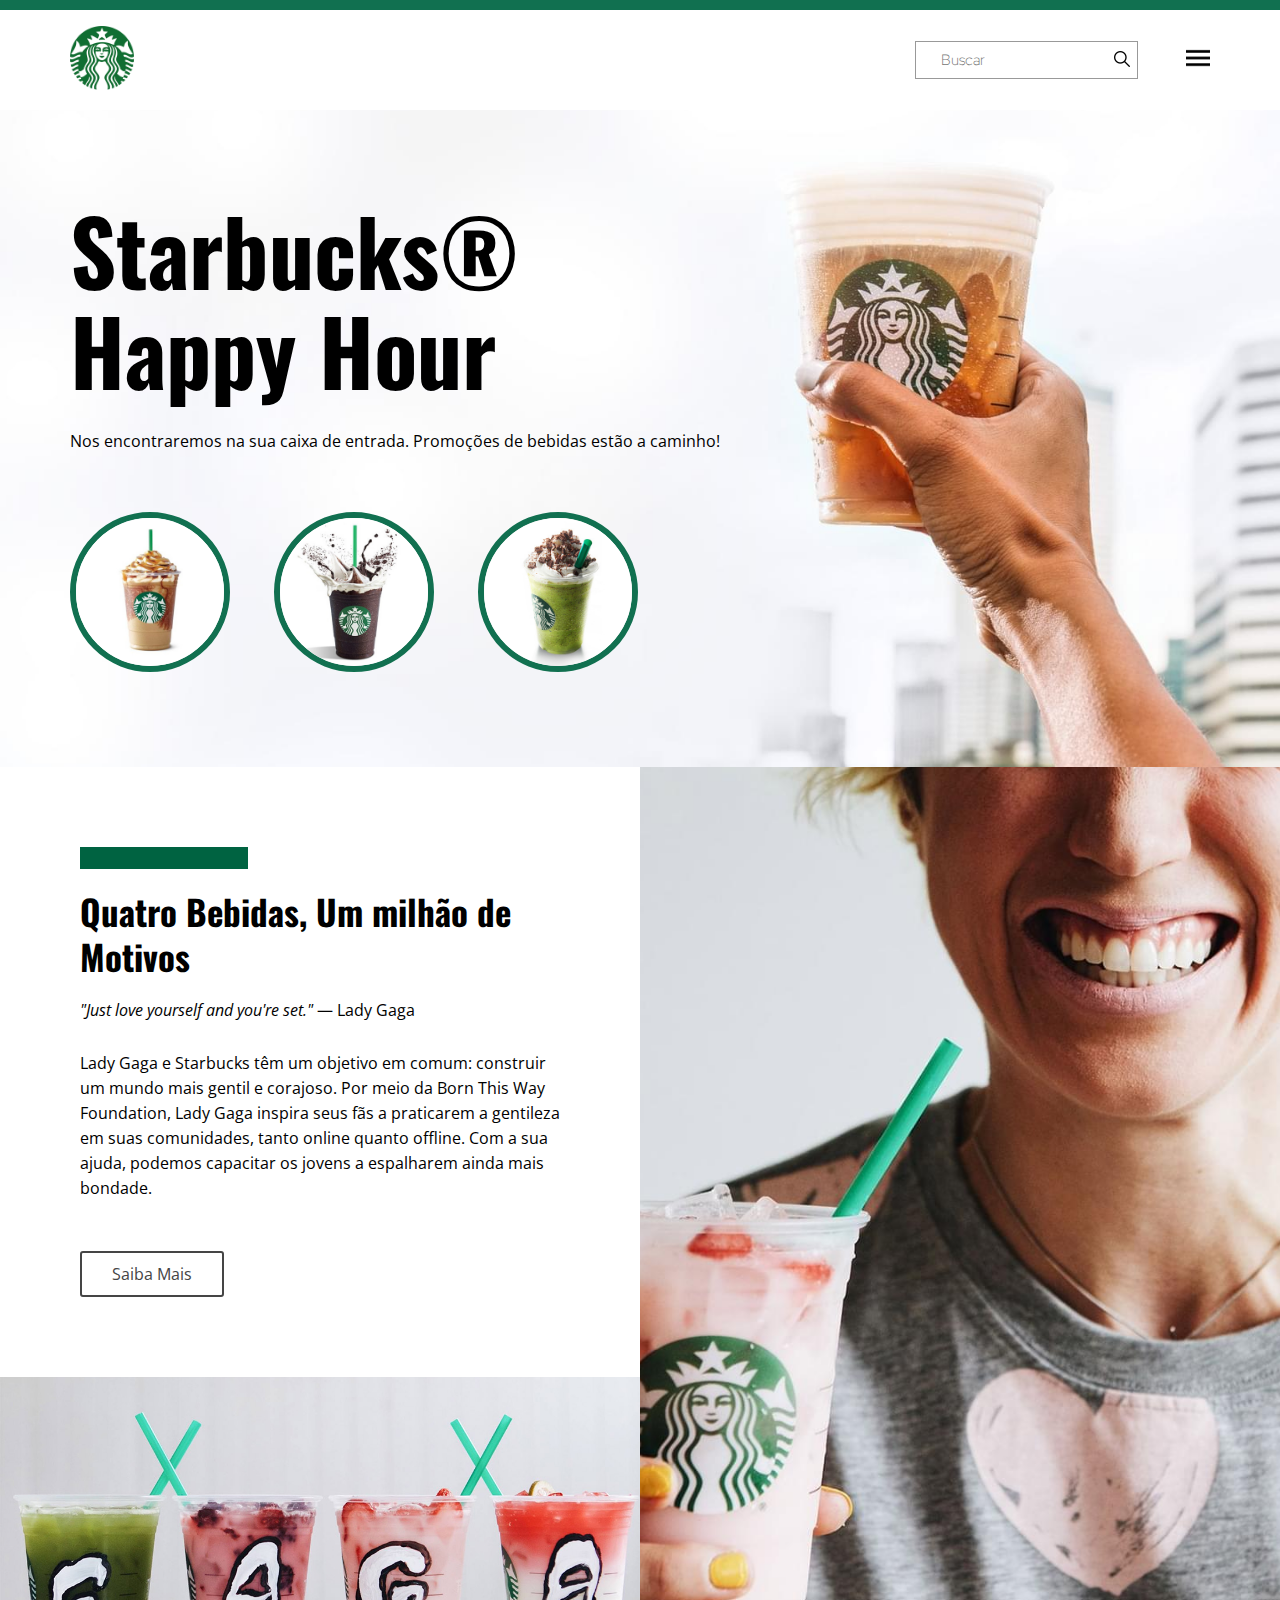
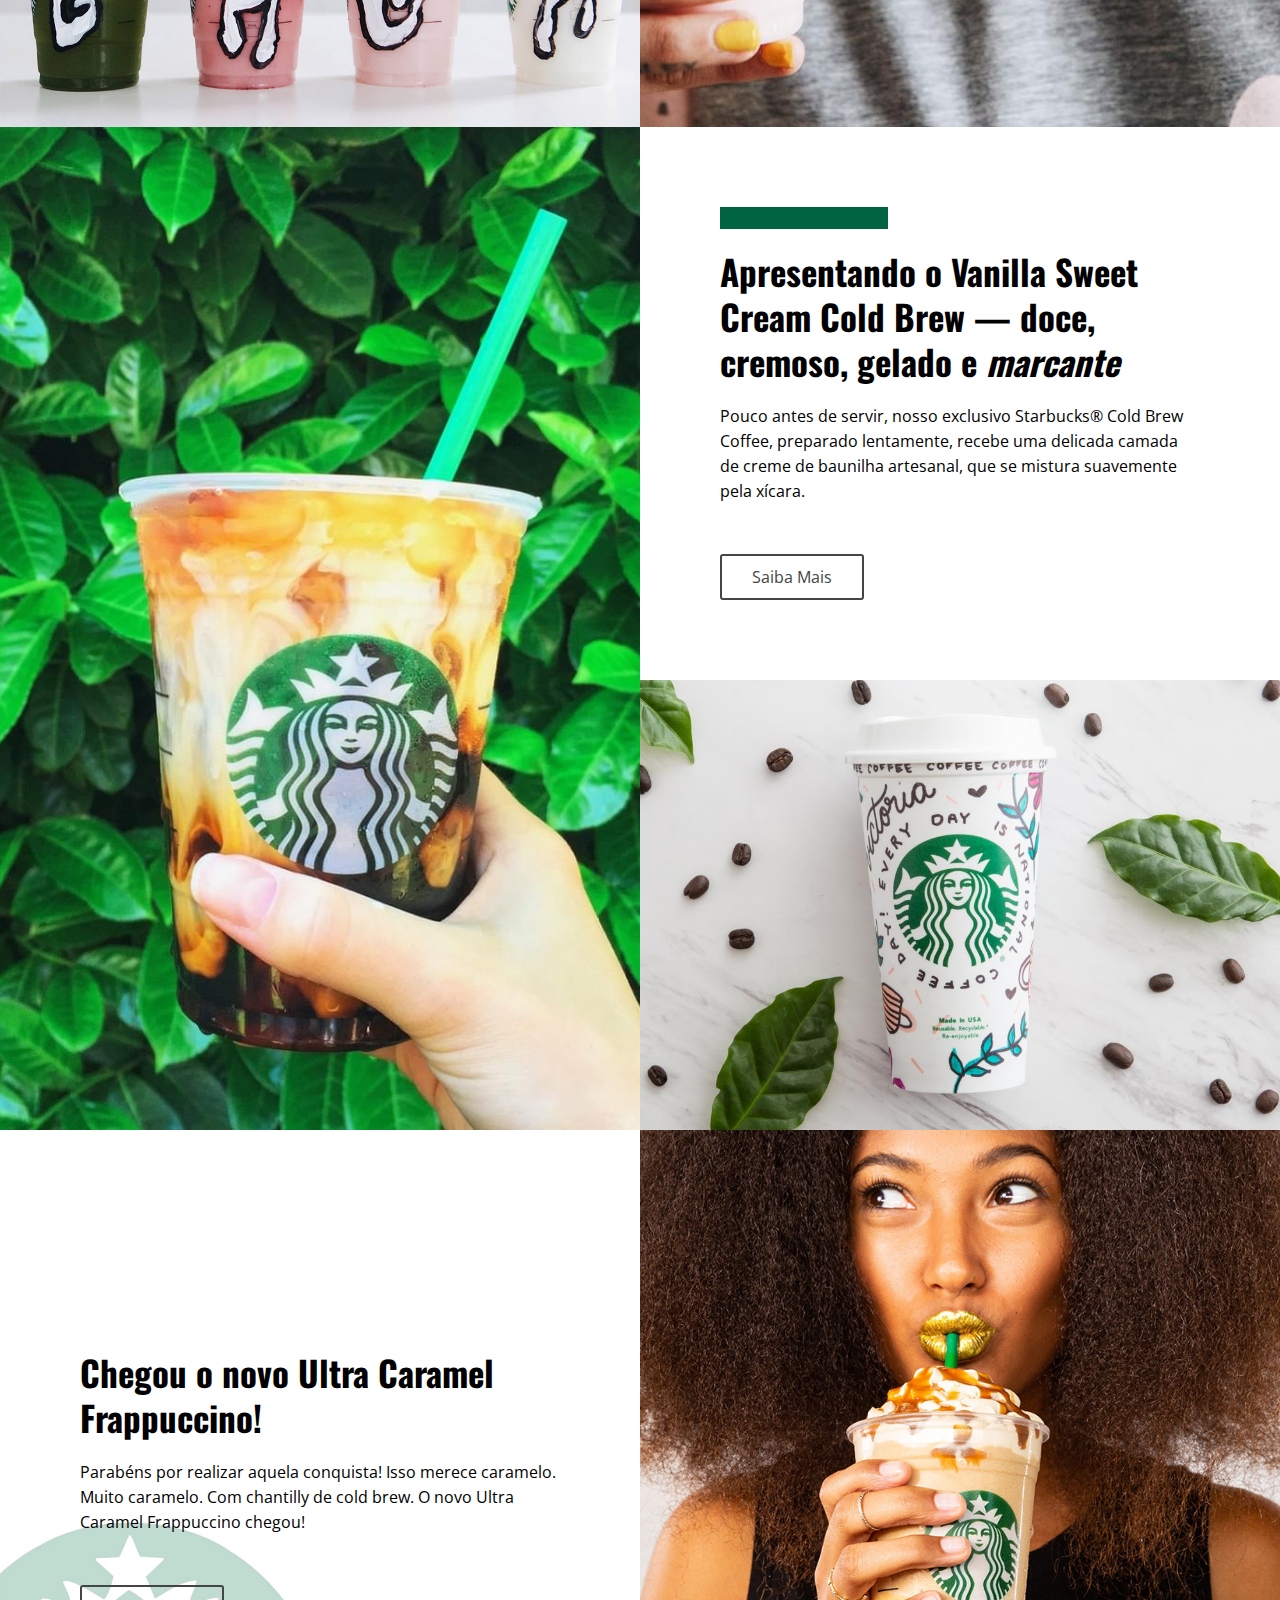
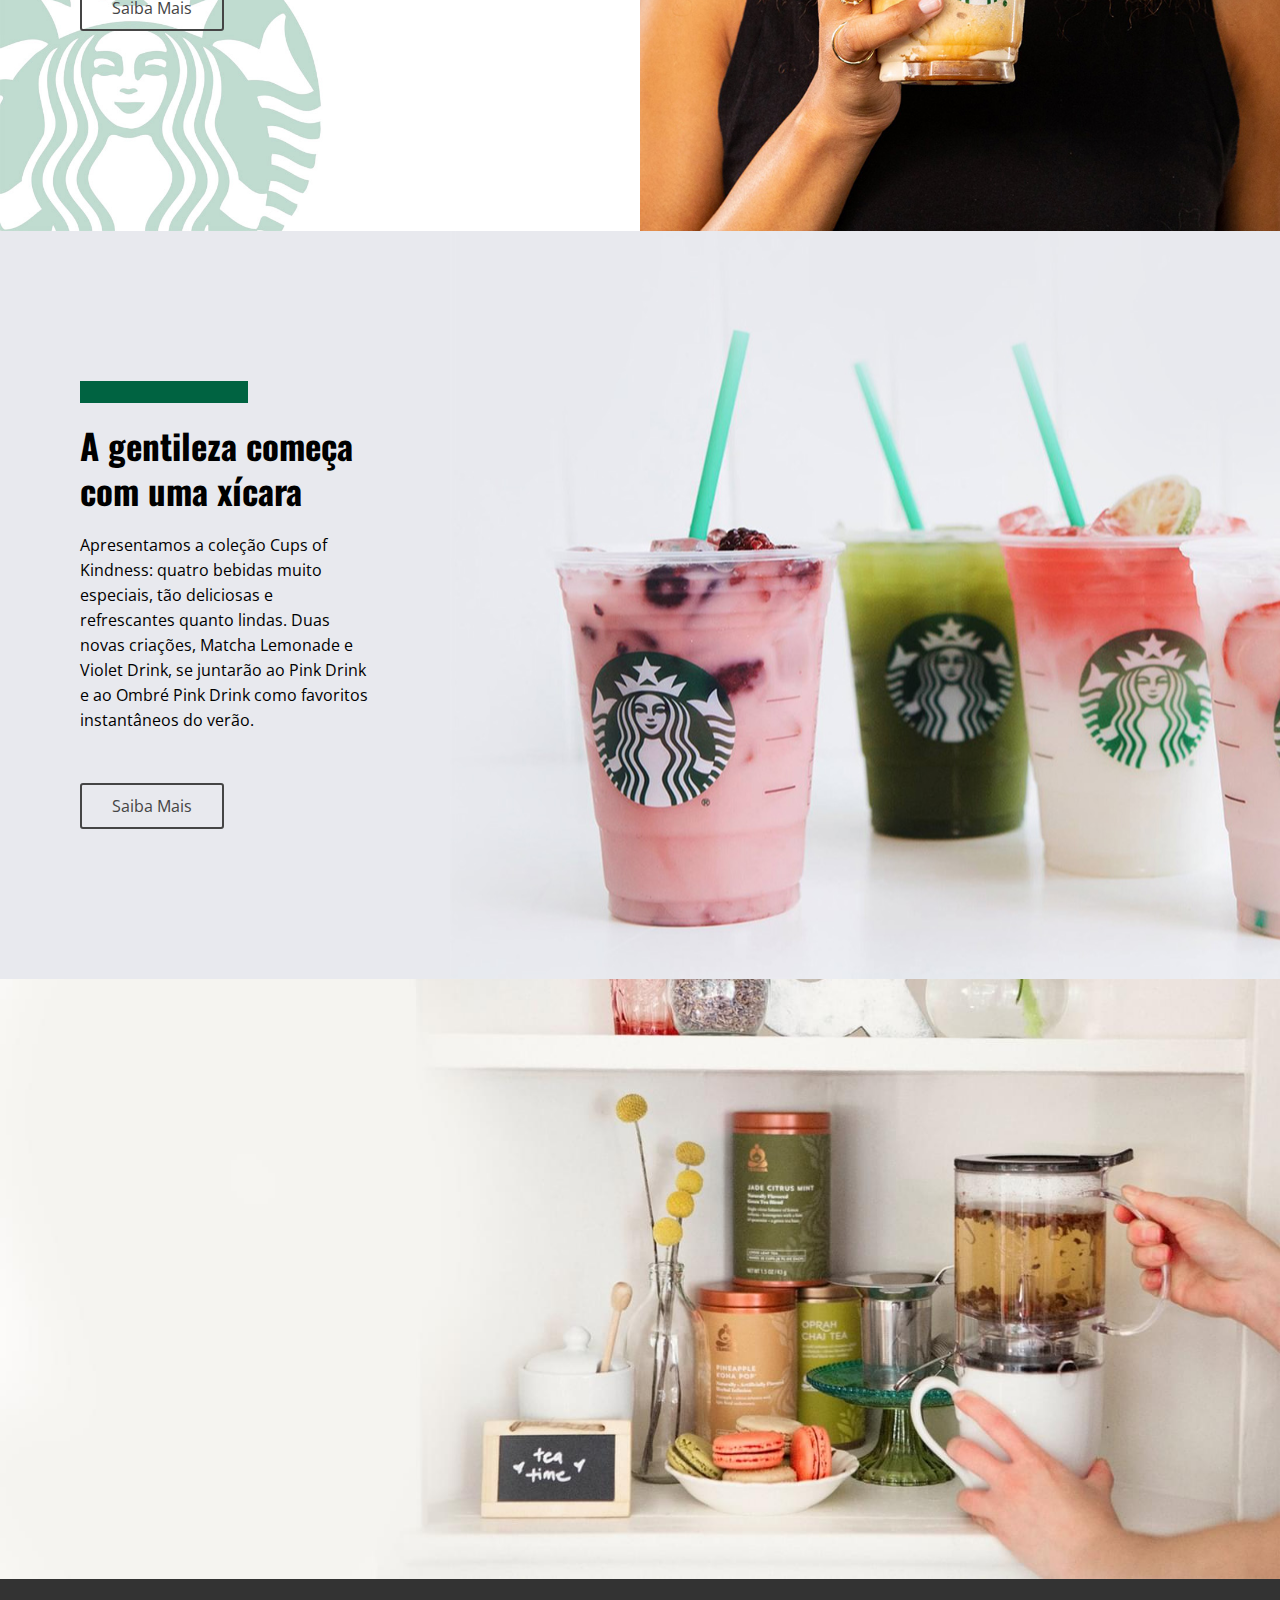
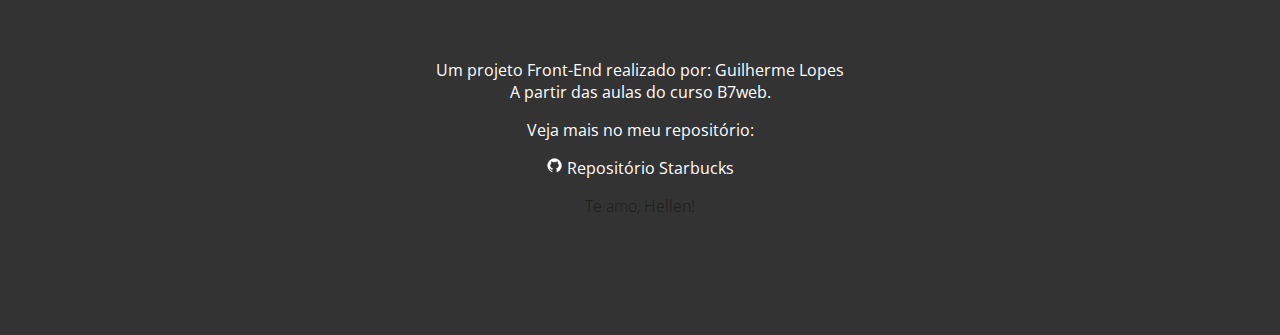
<file: projects/starbucks-lp/src/index.html>
<!DOCTYPE html>
<html lang="pt-br">
  <head>
    <meta charset="UTF-8" />
    <meta name="viewport" content="width=device-width, initial-scale=1.0" />
    <meta property="og:title" content="Starbucks Template" />
    <meta property="og:description" content="A CSS Grid and Flexbox study case based on a Starbucks Landing Page." />
    <meta property="og:image" content="https://starbucks-template-phi.vercel.app/image.html" />
    <meta property="og:url" content="https://starbucks-template-phi.vercel.app" />
    <meta property="og:type" content="website" />
    <title>Starbucks</title>
    <link rel="stylesheet" href="assets\css\style.css" />
  </head>
  <body>
    <header>
      <div class="line"></div>
      <div class="container header--area">
        <div class="header-left">
          <a href="image.html"
            ><img src="assets/images/logo.png" alt="Logo Starbucks"
          /></a>
        </div>
        <div class="header--right">
          <div class="header--search">
            <form>
              <input type="text" name="search" placeholder="Buscar" />
              <button>
                <img src="assets/images/loupe.png" />
              </button>
            </form>
          </div>
          <div class="header--menu">
            <img src="assets/images/menu.png" />
          </div>
        </div>
      </div>
    </header>
    <section class="banner">
      <div class="container">
        <h1>Starbucks&reg<br />Happy Hour</h1>
        <span
          >Nos encontraremos na sua caixa de entrada. Promoções de bebidas estão
          a caminho!</span
        >
        <div class="banner--images">
          <img src="assets\images\c1.jpg" />
          <img src="assets\images\c2.jpg" />
          <img src="assets\images\c3.jpg" />
        </div>
      </div>
    </section>
    <section class="area1">
      <div class="area1--content">
        <div class="bar"></div>
        <h2>Quatro Bebidas, Um milhão de<br />Motivos</h2>

        <div class="area1--quote">
          <em>"Just love yourself and you're set."</em> — Lady Gaga
        </div>
        <div class="area1--text">
          Lady Gaga e Starbucks têm um objetivo em comum: construir um mundo
          mais gentil e corajoso. Por meio da Born This Way Foundation, Lady
          Gaga inspira seus fãs a praticarem a gentileza em suas comunidades,
          tanto online quanto offline. Com a sua ajuda, podemos capacitar os
          jovens a espalharem ainda mais bondade.
        </div>

        <a href="" class="button">Saiba Mais</a>
      </div>
      <div class="area1--img1"></div>
      <div class="area1--img2"></div>
    </section>
    <section class="area2">
      <div class="area2--content">
        <div class="bar"></div>
        <h2>
          Apresentando o Vanilla Sweet Cream Cold Brew — doce, cremoso, gelado e
          <em>marcante</em>
        </h2>
        <div class="area2--text">
          Pouco antes de servir, nosso exclusivo Starbucks&reg Cold Brew Coffee,
          preparado lentamente, recebe uma delicada camada de creme de baunilha
          artesanal, que se mistura suavemente pela xícara.
        </div>

        <a href="" class="button">Saiba Mais</a>
      </div>

      <div class="area2--img1"></div>
      <div class="area2--img2"></div>
    </section>

    <section class="area3">
      <div class="area3--content">
        <h2>Chegou o novo Ultra Caramel Frappuccino!</h2>
        <div class="area3--text">
          Parabéns por realizar aquela conquista! Isso merece caramelo. Muito
          caramelo. Com chantilly de cold brew. O novo Ultra Caramel Frappuccino
          chegou!
        </div>
        <a href="" class="button">Saiba Mais</a>
      </div>
      <div class="area3--img1"></div>
    </section>
    <section class="area4">
      <div class="area4--content">
        <div class="bar"></div>
        <h2>A gentileza começa com uma xícara</h2>
        <div class="area4--text">
          Apresentamos a coleção Cups of Kindness: quatro bebidas muito
          especiais, tão deliciosas e refrescantes quanto lindas. Duas novas
          criações, Matcha Lemonade e Violet Drink, se juntarão ao Pink Drink e
          ao Ombré Pink Drink como favoritos instantâneos do verão.
        </div>
        <a href="" class="button">Saiba Mais</a>
      </div>
      <div class="area4--img1"></div>
    </section>
    <section class="area5"></section>

    <footer>
      <div class="projeto-info">
        Um projeto Front-End realizado por: Guilherme Lopes<br />
        A partir das aulas do curso B7web.
        <p>Veja mais no meu repositório:</p>
        
        <div class="linkar">
          <a href="https://github.com/Nixwzy/starbucks-template"
            ><img src="assets\images\github-white.png" />
            Repositório Starbucks
          </a>
        </div>
        <p style="
        color: rgba(0, 0, 0, 0.5);
        font-weight: 100;
        ">Te amo, Hellen!</p>
        <br />
      </div>
    </footer>
  </body>
</html>
</file>
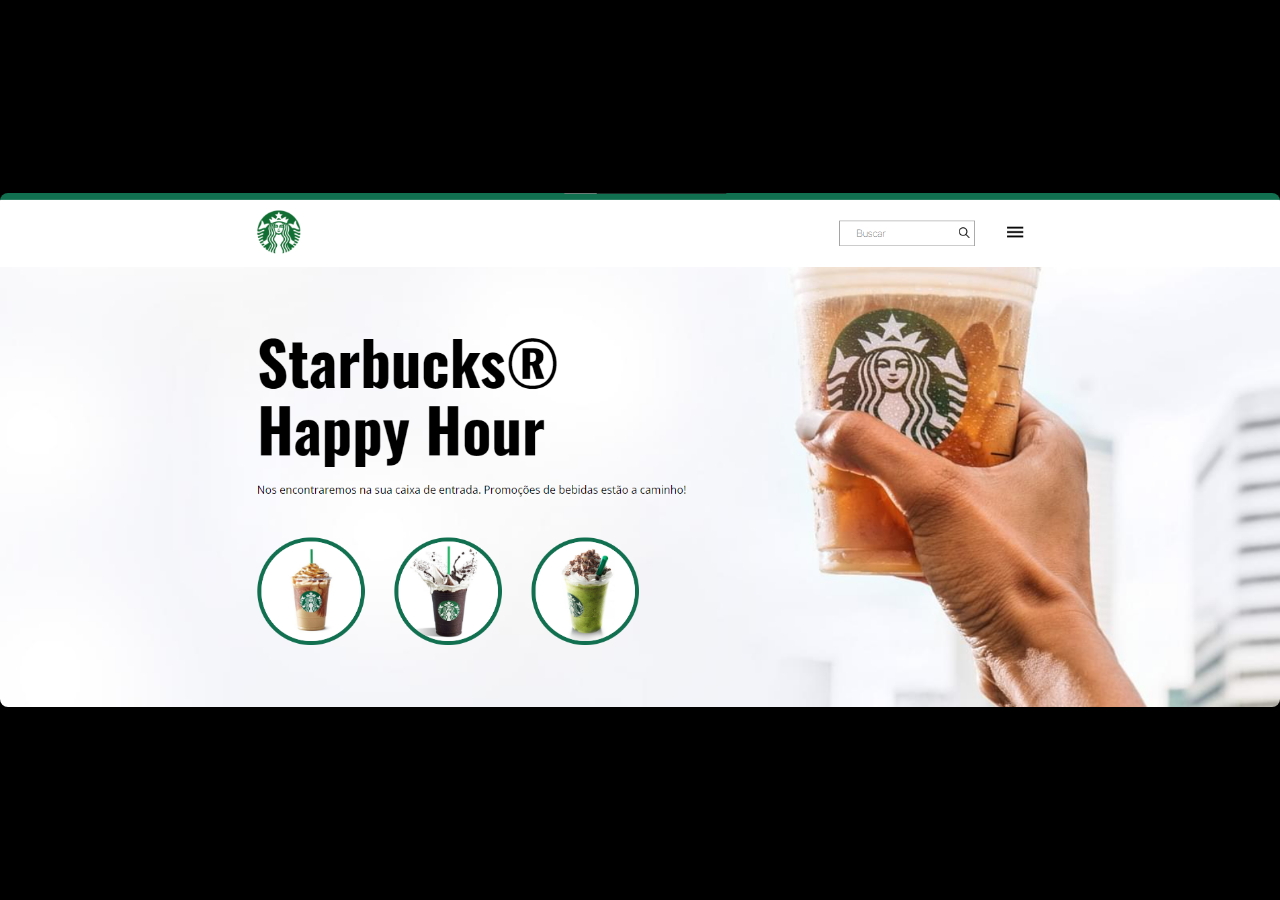
<file: projects/starbucks-lp/src/image.html>
<!DOCTYPE html>
<html lang="en">
<head>
    <meta charset="UTF-8">
    <meta name="viewport" content="width=device-width, initial-scale=1.0">
    <title>img</title>
    <style>
        body {
          margin: 0;
          padding: 0;
          display: flex;
          justify-content: center;
          align-items: center;
          height: 100vh;
          background-color: black;
        }
    
        .image-container {
          display: flex;
          justify-content: center;
          align-items: center;
        }
    
        img {
          max-width: 100%;
          max-height: 100%;
          border-radius: 8px;
        }
      </style>
    </head>
    <body>
    
      <div class="image-container">
        <img src="assets\images\og-image.png"/>
      </div>
    
    
</body>
</html>
</file>
<file: projects/medicenter/assets/css/template.css>
* {
  font-family: Arial, Helvetica, sans-serif;
}

body {
  margin: 0;
  padding: 0;
}

header {
  display: flex;
  justify-content: center;
  height: 110px;
}

.container {
  display: flex;
  justify-content: space-between;
  width: 990px;
  /* background-color: red; */
}

.logo {
  /* background-color: green; */
  display: flex;
  align-items: center;
}

.menu {
  /* background-color: red; */
  display: flex;
  align-items: center;
}

nav ul,
nav li {
  list-style: none;
  margin: 0;
  padding: 0;
  text-transform: uppercase;
}

nav ul {
  display: flex;
}

nav a {
  display: block;
  /* background-color: red; */
  padding: 15px;
  text-decoration: none;
  color: #727272;
}

nav .active a,
nav a:hover {
  background-color: #39aae1;
  color: white;
}

/* banner */

#banner {
  display: flex;
  justify-content: center;
  background-image: url("../images/img1.jpg");
  background-position: center;
  background-size: cover;
  height: 670px;
  width: 100%;
}

.column {
  flex-direction: column;
  justify-content: center;
}

.bannerHeadline {
  height: 460px;
  display: flex;
  flex-direction: column;
  justify-content: center;
  /* background-color: red; */
}

.bannerHeadline h1 {
  color: white;
  font-size: 70px;
  text-shadow: 1px 1px 0px #555;
  max-width: 400px;
  margin: 0;
  padding: 0;
}
.bannerHeadline h2 {
  color: white;
  font-size: 25px;
  text-shadow: 1px 1px 0px #555;
  max-width: 400px;
  margin: 0;
  padding: 0;
  margin-top: 40px;
}
.bannerOptions {
  height: 210px;
  display: flex;
  /* background-color: green; */
}

.banner1,
.banner2,
.banner3 {
  flex: 1;
  color: white;
  padding: 20px;
}

.banner1 {
  background-color: #39aae1;
}
.banner2 {
  background-color: #0079c7;
}
.banner3 {
  background-color: #2b4c99;
}

.bannerTitle {
  font-size: 21px;
}

.bannerDescription {
  font-size: 12px;
  margin-top: 20px;
  margin-bottom: 20px;
}

.bannerOptions a {
  display: inline-block;
  border: 1px solid white;
  padding: 5px;
  text-decoration: none;
  color: white;
  font-size: 13px;
}

.openingHours {
  display: flex;
  justify-content: space-between;
  font-size: 12px;
  margin-top: 7px;
  padding: 10px;
  border-bottom: 1px solid #3e578f;
}

#general {
  display: flex;
  justify-content: center;
  /* background-color: red; */
}

#general section {
  flex: 2;
}
#general aside {
  flex: 1;
}

.widgetTitle {
  margin-top: 30px;
  margin-bottom: 20px;
}

.widgetTitleText {
  color: black;
  font-size: 21px;
  font-weight: bold;
}

.widgetTitleBar {
  width: 50px;
  height: 2px;
  background-color: #39aae1;
  margin-top: 10px;
}

.widgetBodyDepartments {
  display: flex;
  flex-wrap: wrap;
  gap: 30px;
}

.widgetBox {
  width: 150px;
  height: 150px;
  background-color: #42b3e5;
}

.widgetBodyAppointment p {
  font-size: 14px;
  color: #909090;
  line-height: 20px;
  border-bottom: 1px solid #a7acb8;
  padding-top: 6px;
  padding-bottom: 25px;
}

.phone,
.email,
.contact {
  border-bottom: 1px solid #a7acb8;
  padding-bottom: 20px;
  margin-top: 20px;
  color: #888888;
}

.mediaIcons a {
  text-decoration: none;
}

.mediaIcons b {
  color: black;
}

.mediaIcons i {
  margin-right: 5px;
}
</file>
<file: projects/b7burger/src/assets/css/style.css>
@import url("https://fonts.googleapis.com/css2?family=Calistoga&family=Inter:ital,opsz,wght@0,14..32,100..900;1,14..32,100..900&display=swap");

/* Universais */

* {
  margin: 0;
  padding: 0;
  list-style: none;
  box-sizing: border-box;
  font-family: Arial, Helvetica, sans-serif;
}

body {
  font-family: "Inter";
  font-size: 18px;
  background-color: #141414;
  color: white;
}

.container {
  width: 100%;
  margin: auto;
  max-width: 1200px;
  padding: 0 20px;
}

.logo a {
  font-family: "Calistoga";
  font-size: 36px;
  color: white;
  text-decoration: none;
}

.logo span {
  color: #fe6a0f;
}

/* Header Section */

header .container {
  display: flex;
  align-items: center;
  padding-top: 45px;
  padding-bottom: 45px;
  gap: 50px;
}

header nav {
  display: flex;
  align-items: center;
  flex: 1;
}

header nav .left-side {
  display: flex;
  flex: 1;
}

header nav li {
  margin: 0 30px;
}

header nav li a {
  text-decoration: none;
  color: white;
}

header nav li a:hover {
  color: #999;
}

header nav .button {
  display: block;
  border: 1px solid white;
  border-radius: 5px;
  padding: 15px 30px;
  color: white;
  text-decoration: none;
}

header nav .button:hover {
  color: #999;
  border-color: #999;
}

header .menu {
  display: none;
  flex: 1;
  justify-content: flex-end;
}

header .menu-icon {
  width: 32px;
  height: 32px;
  display: flex;
  flex-direction: column;
  justify-content: space-between;
  cursor: pointer;
}

header .menu-icon div {
  height: 6px;
  background-color: white;
}

/* hero */

.hero .container {
  display: flex;
}

.hero .leftside,
.hero .rightside {
  flex: 1;
}

.hero .leftside {
  padding-bottom: 150px;
}

.hero .rightside {
  text-align: center;
}

.hero .rightside img {
  width: auto;
  height: 600px;
}

.hero h1 {
  font-family: "Calistoga";
  font-size: 72px;
  line-height: 74px;
  margin-top: 50px;
}

.hero p {
  font-size: 20px;
  line-height: 26px;
  margin: 40px 0;
}

.hero .button {
  display: inline-block;
  background-color: #fe6a0f;
  font-weight: 500;
  text-decoration: none;
  color: white;
  padding: 15px 80px;
  border-radius: 5px;
}

.hero .button:hover {
  opacity: 0.8;
}

/* search */

.search {
  background-color: #1f1f1f;
  padding: 80px 0;
  margin-top: -100px;
}

.search .title {
  font-size: 28px;
  font-weight: 500;
}

.search .sides {
  display: flex;
  margin-top: 30px;
  gap: 100px;
}

.search .left-side,
.search .right-side {
  flex: 1;
}

.search input,
.search select {
  width: 100%;
  background-color: #2b2b2b;
  color: white;
  font-size: 20px;
  outline: none;
  padding: 20px;
  border: 0;
  border-radius: 5px;
}

.search input {
  background-image: url("../images/searchIcon.png");
  background-repeat: no-repeat;
  background-position: 20px center;
  padding-left: 60px;
}

.search select {
  border-right: 20px solid transparent;
}

/* produtos */

.products-grid {
  display: grid;
  grid-template-columns: repeat(3, 1fr);
  gap: 20px;
  margin: 40px 0;
}

.product-item {
  display: block;
  border-radius: 8px;
  overflow: hidden;
  text-decoration: none;
  position: relative;
}

.product-item:hover {
  opacity: 0.8;
}

.product-item .warning {
  position: absolute;
  top: 30px;
  left: 30px;
  background-color: #fe6a0f;
  font-size: 16px;
  font-weight: 500;
  color: white;
  padding: 10px 15px;
  border-radius: 4px;
}

.product-item .photo {
  text-align: center;
  background-color: #2b2b2b;
  padding-top: 30px;
}

.product-item .photo img {
  max-width: 100%;
}

.product-item .info {
  background-color: #1f1f1f;
  padding: 60px 30px 30px 30px;
  margin-top: -50px;
}

.product-item .product-category {
  color: white;
  font-size: 18px;
  font-weight: 500px;
}

.product-item .product-name {
  font-family: "Calistoga";
  font-size: 32px;
  color: #fff;
  margin: 10px 0;
}

.product-item .product-price {
  font-size: 32px;
  font-weight: bold;
  color: #fe6a0f;
}

/* footer */

footer {
  background-color: #1f1f1f;
  color: #5f5f5f;
}

footer .container {
  padding-top: 80px;
  padding-bottom: 80px;
  display: flex;
  justify-content: space-between;
  align-items: center;
}

footer .copyrights {
  font-size: 24px;
}

footer .copyrights a {
  color: #5f5f5f;
  text-decoration: none;
}

footer .copyrights a:hover {
  text-decoration: underline;
}

@media (max-width: 820px) {
  header nav {
    display: none;
  }

  header .menu {
    display: flex;
  }

  .hero .container {
    flex-direction: column;
  }

  .hero .left-side {
    text-align: center;
    padding-bottom: 40px;
  }

  .hero .right-side {
    padding-bottom: 50px;
    display: flex;
    justify-content: center;
    align-items: center;
  }

  .hero .right-side img {
    height: 300px;
  }

  .hero h1 {
    font-size: 44px;
    line-height: 50px;
  }

  .search {
    padding-bottom: 30px;
  }

  .search .title {
    text-align: center;
  }

  .search .sides {
    flex-direction: column;
    gap: 20px;
  }

  .products-grid {
    grid-template-columns: repeat(2, 1fr);
  }

  footer .container {
    flex-direction: column;
    gap: 20px;
  }
}

@media (max-width: 500px) {
  .products-grid {
    grid-template-columns: 1fr;
  }
}
</file>
